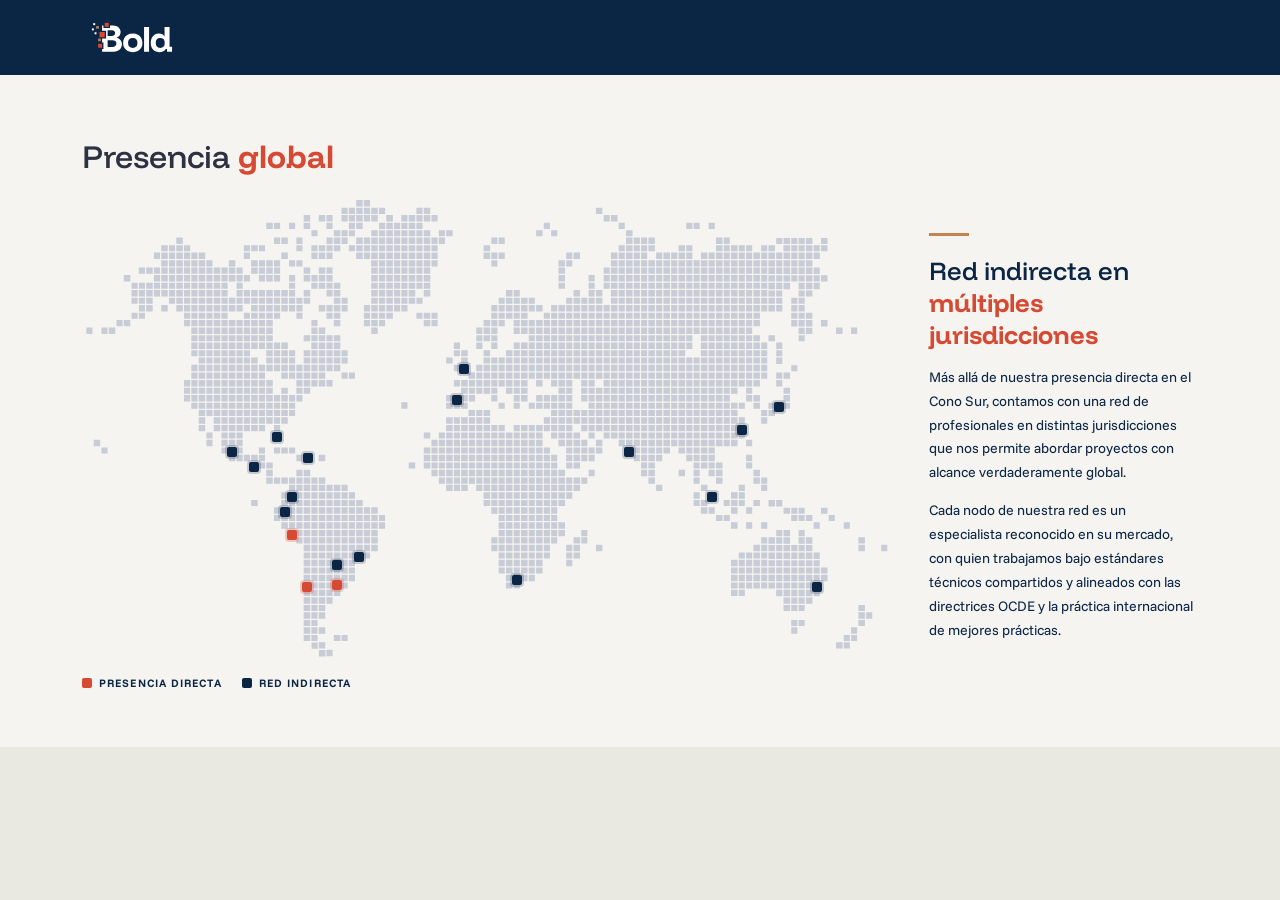
<file: test-presencia.html>
<!doctype html>
<html lang="es">
  <head>
    <meta charset="UTF-8" />
    <meta name="viewport" content="width=device-width, initial-scale=1" />
    <title>Test Presencia Global | Bold Economics</title>
    <link href="https://cdn.jsdelivr.net/npm/bootstrap@5.3.8/dist/css/bootstrap.min.css" rel="stylesheet" />
    <link rel="stylesheet" href="https://cdn.jsdelivr.net/npm/bootstrap-icons@1.11.3/font/bootstrap-icons.css" />
    <link rel="stylesheet" href="style.css" />
    <style>
      .presencia-section {
        background-color: #f5f4f0;
        padding: 64px 0 56px;
      }
      /* Layout: 75% mapa / 25% texto */
      .presencia-layout {
        display: grid;
        grid-template-columns: 3fr 1fr;
        gap: 40px;
        align-items: center;
      }
      @media (max-width: 991px) {
        .presencia-layout {
          grid-template-columns: 1fr;
        }
      }
      /* Mapa */
      .map-container {
        position: relative;
        width: 100%;
      }
      .map-container svg {
        width: 100%;
        height: auto;
        display: block;
      }
      /* Marcadores */
      .mpm {
        position: absolute;
        transform: translate(-50%, -50%);
        cursor: pointer;
        z-index: 2;
      }
      .mpm__dot {
        width: 10px;
        height: 10px;
        border-radius: 2px;
        transition: transform .18s ease, box-shadow .18s ease;
      }
      .mpm:hover .mpm__dot {
        transform: scale(1.5);
      }
      .mpm--direct .mpm__dot {
        background: #D64933;
        box-shadow: 0 0 0 2px rgba(214,73,51,.25);
      }
      .mpm--indirect .mpm__dot {
        background: #0B2545;
        box-shadow: 0 0 0 2px rgba(11,37,69,.2);
      }
      /* Tooltip */
      .map-tip {
        position: absolute;
        background: #0B2545;
        color: #fff;
        font-size: 11px;
        font-weight: 700;
        letter-spacing: .06em;
        padding: 5px 10px;
        border-radius: 2px;
        white-space: nowrap;
        pointer-events: none;
        opacity: 0;
        transform: translateY(0px);
        transition: opacity .15s, transform .15s;
        z-index: 10;
      }
      .map-tip.map-tip--direct { background: #D64933; }
      .map-tip::after {
        content: '';
        position: absolute;
        top: 100%; left: 50%;
        transform: translateX(-50%);
        border: 4px solid transparent;
        border-top-color: #0B2545;
      }
      .map-tip.map-tip--direct::after { border-top-color: #D64933; }
      .map-tip.is-visible {
        opacity: 1;
        transform: translateY(-26px);
      }
      /* Leyenda */
      .map-legend {
        display: flex;
        gap: 20px;
        margin-top: 14px;
        flex-wrap: wrap;
      }
      .map-legend__item {
        display: flex;
        align-items: center;
        gap: 7px;
        font-size: 11px;
        font-weight: 700;
        letter-spacing: .1em;
        text-transform: uppercase;
        color: #0B2545;
      }
      .map-legend__dot {
        width: 10px; height: 10px;
        border-radius: 2px;
        flex-shrink: 0;
      }
      .map-legend__dot--direct { background: #D64933; }
      .map-legend__dot--indirect { background: #0B2545; }
      /* Panel de texto */
      .presencia-text h2 {
        font-size: clamp(20px, 2vw, 26px);
        color: #0B2545;
        margin-bottom: 16px;
        line-height: 1.25;
      }
      .presencia-text p {
        font-size: clamp(14px, 1.1vw, 16px);
        line-height: 1.7;
        color: #0B2545;
        margin-bottom: 14px;
      }
      .presencia-divider {
        width: 40px;
        height: 3px;
        background: #C08552;
        margin-bottom: 18px;
      }
    </style>
  </head>
  <body>
    <div class="wrapper">
      <div class="content">
        <nav class="navbar navbar-expand-lg navbar-dark bg-color">
          <div class="container">
            <a class="navbar-brand" href="index.html"><img src="logo.svg" width="100" /></a>
          </div>
        </nav>

        <section class="presencia-section">
          <div class="container">
            <h2 class="mb-4">Presencia <strong>global</strong></h2>
            <div class="presencia-layout">

              <!-- Mapa -->
              <div>
                <div class="map-container" id="mapContainer">
                  <svg xmlns="http://www.w3.org/2000/svg" viewBox="0 0 1033 591.76">
  <defs>
    <style>
      .cls-1 {
        fill: #c8ccd6;
      }

      .cls-2 {
        fill: #D64933;
      }

      .cls-3 {
        fill: #0B2545;
      }
    </style>
  </defs>
  <g id="Crema">
    <path class="cls-1" d="M408.8,79.72h7.81v7.81h-7.81v-7.81ZM399.42,78.16h7.81v-8.33h-7.81v8.33ZM408.8,96.91h7.81v-7.81h-7.81v7.81ZM408.8,116.18h7.81v-7.81h-7.81v7.81ZM408.8,58.88h7.81v-8.33h-7.81v8.33ZM408.8,48.99h7.81v-7.81h-7.81v7.81ZM408.8,78.16h7.81v-8.33h-7.81v8.33ZM408.8,68.26h7.81v-7.81h-7.81v7.81ZM399.42,39.61h7.81v-7.81h-7.81v7.81ZM399.42,48.99h7.81v-7.81h-7.81v7.81ZM399.42,58.88h7.81v-8.33h-7.81v8.33ZM399.42,68.26h7.81v-7.81h-7.81v7.81ZM408.8,126.07h7.81v-8.33h-7.81v8.33ZM408.8,135.45h7.81v-7.81h-7.81v7.81ZM408.8,269.82h7.81v-8.33h-7.81v8.33ZM408.8,145.34h7.81v-8.33h-7.81v8.33ZM408.8,106.8h7.81v-8.33h-7.81v8.33ZM418.18,68.26h8.34v-7.81h-8.34v7.81ZM418.18,48.99h8.34v-7.81h-8.34v7.81ZM418.18,87.53h8.34v-7.81h-8.34v7.81ZM418.18,78.16h8.34v-8.33h-8.34v8.33ZM418.18,58.88h8.34v-8.33h-8.34v8.33ZM418.18,39.61h8.34v-7.81h-8.34v7.81ZM428.08,154.72h7.81v-7.81h-7.81v7.81ZM418.18,30.24h8.34v-8.33h-8.34v8.33ZM418.18,96.91h8.34v-7.81h-8.34v7.81ZM418.18,135.45h8.34v-7.81h-8.34v7.81ZM418.18,346.38h8.34v-7.81h-8.34v7.81ZM408.8,30.24h7.81v-8.33h-7.81v8.33ZM418.18,116.18h8.34v-7.81h-8.34v7.81ZM418.18,126.07h8.34v-8.33h-8.34v8.33ZM418.18,106.8h8.34v-8.33h-8.34v8.33ZM408.8,39.61h7.81v-7.81h-7.81v7.81ZM476.01,346.38h7.81v-7.81h-7.81v7.81ZM380.15,68.26h7.81v-7.81h-7.81v7.81ZM380.15,48.99h7.81v-7.81h-7.81v7.81ZM428.08,135.45h7.81v-7.81h-7.81v7.81ZM380.15,58.88h7.81v-8.33h-7.81v8.33ZM380.15,20.34h7.81v-7.81h-7.81v7.81ZM389.53,135.45h8.34v-7.81h-8.34v7.81ZM389.53,154.72h8.34v-7.81h-8.34v7.81ZM389.53,145.34h8.34v-8.33h-8.34v8.33ZM380.15,78.16h7.81v-8.33h-7.81v8.33ZM380.15,116.18h7.81v-7.81h-7.81v7.81ZM380.15,126.07h7.81v-8.33h-7.81v8.33ZM389.53,126.07h8.34v-8.33h-8.34v8.33ZM380.15,135.45h7.81v-7.81h-7.81v7.81ZM380.15,87.53h7.81v-7.81h-7.81v7.81ZM380.15,106.8h7.81v-8.33h-7.81v8.33ZM380.15,96.91h7.81v-7.81h-7.81v7.81ZM389.53,116.18h8.34v-7.81h-8.34v7.81ZM399.42,135.45h7.81v-7.81h-7.81v7.81ZM399.42,145.34h7.81v-8.33h-7.81v8.33ZM399.42,126.07h7.81v-8.33h-7.81v8.33ZM389.53,30.24h8.34v-8.33h-8.34v8.33ZM399.42,116.18h7.81v-7.81h-7.81v7.81ZM389.53,39.61h8.34v-7.81h-8.34v7.81ZM399.42,96.91h7.81v-7.81h-7.81v7.81ZM399.42,106.8h7.81v-8.33h-7.81v8.33ZM389.53,48.99h8.34v-7.81h-8.34v7.81ZM389.53,96.91h8.34v-7.81h-8.34v7.81ZM399.42,87.53h7.81v-7.81h-7.81v7.81ZM389.53,106.8h8.34v-8.33h-8.34v8.33ZM389.53,87.53h8.34v-7.81h-8.34v7.81ZM389.53,58.88h8.34v-8.33h-8.34v8.33ZM389.53,68.26h8.34v-7.81h-8.34v7.81ZM389.53,78.16h8.34v-8.33h-8.34v8.33ZM476.01,375.03h7.81v-7.81h-7.81v7.81ZM456.73,327.11h7.81v-7.81h-7.81v7.81ZM456.73,337.01h7.81v-8.33h-7.81v8.33ZM456.73,317.74h7.81v-8.33h-7.81v8.33ZM456.73,356.28h7.81v-8.33h-7.81v8.33ZM456.73,346.38h7.81v-7.81h-7.81v7.81ZM456.73,48.99h7.81v-7.81h-7.81v7.81ZM456.73,307.84h7.81v-7.81h-7.81v7.81ZM456.73,58.88h7.81v-8.33h-7.81v8.33ZM456.73,365.65h7.81v-7.81h-7.81v7.81ZM447.35,87.53h7.81v-7.81h-7.81v7.81ZM447.35,154.72h7.81v-7.81h-7.81v7.81ZM447.35,78.16h7.81v-8.33h-7.81v8.33ZM447.35,30.24h7.81v-8.33h-7.81v8.33ZM466.11,375.03h8.34v-7.81h-8.34v7.81ZM447.35,58.88h7.81v-8.33h-7.81v8.33ZM447.35,68.26h7.81v-7.81h-7.81v7.81ZM466.11,269.82h8.34v-7.81h-8.34v7.81ZM466.11,48.99h8.34v-7.81h-8.34v7.81ZM466.11,212.01h8.34v-7.81h-8.34v7.81ZM466.11,289.09h8.34v-8.33h-8.34v8.33ZM447.35,164.09h7.81v-7.81h-7.81v7.81ZM466.11,260.45h8.34v-8.33h-8.34v8.33ZM466.11,365.65h8.34v-7.81h-8.34v7.81ZM380.15,145.34h7.81v-8.33h-7.81v8.33ZM476.01,365.65h7.81v-7.81h-7.81v7.81ZM476.01,356.28h7.81v-8.33h-7.81v8.33ZM466.11,346.38h8.34v-7.81h-8.34v7.81ZM466.11,337.01h8.34v-8.33h-8.34v8.33ZM466.11,356.28h8.34v-8.33h-8.34v8.33ZM466.11,307.84h8.34v-7.81h-8.34v7.81ZM466.11,298.47h8.34v-7.81h-8.34v7.81ZM466.11,327.11h8.34v-7.81h-8.34v7.81ZM466.11,317.74h8.34v-8.33h-8.34v8.33ZM437.46,116.18h8.34v-7.81h-8.34v7.81ZM437.46,337.01h8.34v-8.33h-8.34v8.33ZM428.08,20.34h7.81v-7.81h-7.81v7.81ZM428.08,39.61h7.81v-7.81h-7.81v7.81ZM428.08,30.24h7.81v-8.33h-7.81v8.33ZM437.46,346.38h8.34v-7.81h-8.34v7.81ZM437.46,154.72h8.34v-7.81h-8.34v7.81ZM437.46,307.84h8.34v-7.81h-8.34v7.81ZM437.46,327.11h8.34v-7.81h-8.34v7.81ZM437.46,164.09h8.34v-7.81h-8.34v7.81ZM428.08,96.91h7.81v-7.81h-7.81v7.81ZM428.08,87.53h7.81v-7.81h-7.81v7.81ZM428.08,106.8h7.81v-8.33h-7.81v8.33ZM428.08,78.16h7.81v-8.33h-7.81v8.33ZM428.08,58.88h7.81v-8.33h-7.81v8.33ZM428.08,48.99h7.81v-7.81h-7.81v7.81ZM428.08,68.26h7.81v-7.81h-7.81v7.81ZM437.46,30.24h8.34v-8.33h-8.34v8.33ZM447.35,356.28h7.81v-8.33h-7.81v8.33ZM437.46,20.34h8.34v-7.81h-8.34v7.81ZM447.35,317.74h7.81v-8.33h-7.81v8.33ZM447.35,337.01h7.81v-8.33h-7.81v8.33ZM447.35,346.38h7.81v-7.81h-7.81v7.81ZM437.46,126.07h8.34v-8.33h-8.34v8.33ZM437.46,48.99h8.34v-7.81h-8.34v7.81ZM447.35,327.11h7.81v-7.81h-7.81v7.81ZM437.46,106.8h8.34v-8.33h-8.34v8.33ZM437.46,96.91h8.34v-7.81h-8.34v7.81ZM428.08,116.18h7.81v-7.81h-7.81v7.81ZM437.46,58.88h8.34v-8.33h-8.34v8.33ZM437.46,68.26h8.34v-7.81h-8.34v7.81ZM437.46,87.53h8.34v-7.81h-8.34v7.81ZM437.46,78.16h8.34v-8.33h-8.34v8.33ZM380.15,39.61h7.81v-7.81h-7.81v7.81ZM332.22,432.84h7.81v-7.81h-7.81v7.81ZM332.22,452.11h7.81v-8.33h-7.81v8.33ZM332.22,423.47h7.81v-8.33h-7.81v8.33ZM332.22,442.21h7.81v-7.81h-7.81v7.81ZM332.22,413.57h7.81v-7.81h-7.81v7.81ZM332.22,384.92h7.81v-8.33h-7.81v8.33ZM332.22,375.03h7.81v-7.81h-7.81v7.81ZM332.22,404.19h7.81v-8.33h-7.81v8.33ZM332.22,394.3h7.81v-7.81h-7.81v7.81ZM332.22,500.03h7.81v-7.81h-7.81v7.81ZM332.22,567.21h7.81v-7.81h-7.81v7.81ZM322.32,48.99h8.34v-7.81h-8.34v7.81ZM332.22,480.76h7.81v-7.81h-7.81v7.81ZM332.22,471.38h7.81v-8.33h-7.81v8.33ZM332.22,490.65h7.81v-8.33h-7.81v8.33ZM332.22,461.49h7.81v-7.81h-7.81v7.81ZM332.22,212.01h7.81v-7.81h-7.81v7.81ZM341.6,471.38h7.81v-8.33h-7.81v8.33ZM341.6,461.49h7.81v-7.81h-7.81v7.81ZM341.6,480.76h7.81v-7.81h-7.81v7.81ZM341.6,490.65h7.81v-8.33h-7.81v8.33ZM341.6,452.11h7.81v-8.33h-7.81v8.33ZM341.6,432.84h7.81v-7.81h-7.81v7.81ZM332.22,231.28h7.81v-7.81h-7.81v7.81ZM332.22,20.34h7.81v-7.81h-7.81v7.81ZM341.6,442.21h7.81v-7.81h-7.81v7.81ZM332.22,145.34h7.81v-8.33h-7.81v8.33ZM332.22,30.24h7.81v-8.33h-7.81v8.33ZM322.32,58.88h8.34v-8.33h-8.34v8.33ZM332.22,202.63h7.81v-7.81h-7.81v7.81ZM332.22,48.99h7.81v-7.81h-7.81v7.81ZM332.22,58.88h7.81v-8.33h-7.81v8.33ZM332.22,135.45h7.81v-7.81h-7.81v7.81ZM322.32,461.49h8.34v-7.81h-8.34v7.81ZM322.32,68.26h8.34v-7.81h-8.34v7.81ZM322.32,490.65h8.34v-8.33h-8.34v8.33ZM322.32,452.11h8.34v-8.33h-8.34v8.33ZM341.6,423.47h7.81v-8.33h-7.81v8.33ZM322.32,432.84h8.34v-7.81h-8.34v7.81ZM322.32,442.21h8.34v-7.81h-8.34v7.81ZM312.94,68.26h7.81v-7.81h-7.81v7.81ZM322.32,509.4h8.34v-7.81h-8.34v7.81ZM312.94,58.88h7.81v-8.33h-7.81v8.33ZM312.94,78.16h7.81v-8.33h-7.81v8.33ZM322.32,423.47h8.34v-8.33h-8.34v8.33ZM322.32,567.21h8.34v-7.81h-8.34v7.81ZM312.94,39.61h7.81v-7.81h-7.81v7.81ZM312.94,30.24h7.81v-8.33h-7.81v8.33ZM322.32,480.76h8.34v-7.81h-8.34v7.81ZM322.32,413.57h8.34v-7.81h-8.34v7.81ZM322.32,164.09h8.34v-7.81h-8.34v7.81ZM322.32,145.34h8.34v-8.33h-8.34v8.33ZM322.32,183.36h8.34v-7.81h-8.34v7.81ZM322.32,154.72h8.34v-7.81h-8.34v7.81ZM322.32,116.18h8.34v-7.81h-8.34v7.81ZM322.32,135.45h8.34v-7.81h-8.34v7.81ZM322.32,126.07h8.34v-8.33h-8.34v8.33ZM322.32,193.26h8.34v-8.33h-8.34v8.33ZM322.32,394.3h8.34v-7.81h-8.34v7.81ZM322.32,384.92h8.34v-8.33h-8.34v8.33ZM322.32,404.19h8.34v-8.33h-8.34v8.33ZM322.32,202.63h8.34v-7.81h-8.34v7.81ZM322.32,375.03h8.34v-7.81h-8.34v7.81ZM322.32,212.01h8.34v-7.81h-8.34v7.81ZM322.32,221.9h8.34v-8.33h-8.34v8.33ZM380.15,164.09h7.81v-7.81h-7.81v7.81ZM370.25,432.84h8.34v-7.81h-8.34v7.81ZM370.25,413.57h8.34v-7.81h-8.34v7.81ZM370.25,423.47h8.34v-8.33h-8.34v8.33ZM370.25,452.11h8.34v-8.33h-8.34v8.33ZM370.25,442.21h8.34v-7.81h-8.34v7.81ZM370.25,404.19h8.34v-8.33h-8.34v8.33ZM341.6,413.57h7.81v-7.81h-7.81v7.81ZM370.25,173.99h8.34v-8.33h-8.34v8.33ZM360.87,10.97h7.81V2.63h-7.81v8.33ZM360.87,78.16h7.81v-8.33h-7.81v8.33ZM360.87,68.26h7.81v-7.81h-7.81v7.81ZM360.87,145.34h7.81v-8.33h-7.81v8.33ZM360.87,20.34h7.81v-7.81h-7.81v7.81ZM370.25,154.72h8.34v-7.81h-8.34v7.81ZM360.87,30.24h7.81v-8.33h-7.81v8.33ZM360.87,58.88h7.81v-8.33h-7.81v8.33ZM370.25,87.53h8.34v-7.81h-8.34v7.81ZM370.25,20.34h8.34v-7.81h-8.34v7.81ZM370.25,48.99h8.34v-7.81h-8.34v7.81ZM370.25,30.24h8.34v-8.33h-8.34v8.33ZM370.25,58.88h8.34v-8.33h-8.34v8.33ZM370.25,145.34h8.34v-8.33h-8.34v8.33ZM380.15,154.72h7.81v-7.81h-7.81v7.81ZM370.25,68.26h8.34v-7.81h-8.34v7.81ZM380.15,413.57h7.81v-7.81h-7.81v7.81ZM380.15,423.47h7.81v-8.33h-7.81v8.33ZM370.25,126.07h8.34v-8.33h-8.34v8.33ZM370.25,116.18h8.34v-7.81h-8.34v7.81ZM370.25,78.16h8.34v-8.33h-8.34v8.33ZM370.25,135.45h8.34v-7.81h-8.34v7.81ZM360.87,154.72h7.81v-7.81h-7.81v7.81ZM370.25,106.8h8.34v-8.33h-8.34v8.33ZM370.25,96.91h8.34v-7.81h-8.34v7.81ZM370.25,164.09h8.34v-7.81h-8.34v7.81ZM350.97,452.11h8.34v-8.33h-8.34v8.33ZM341.6,30.24h7.81v-8.33h-7.81v8.33ZM350.97,442.21h8.34v-7.81h-8.34v7.81ZM341.6,20.34h7.81v-7.81h-7.81v7.81ZM350.97,413.57h8.34v-7.81h-8.34v7.81ZM350.97,423.47h8.34v-8.33h-8.34v8.33ZM350.97,432.84h8.34v-7.81h-8.34v7.81ZM341.6,68.26h7.81v-7.81h-7.81v7.81ZM341.6,394.3h7.81v-7.81h-7.81v7.81ZM341.6,384.92h7.81v-8.33h-7.81v8.33ZM341.6,404.19h7.81v-8.33h-7.81v8.33ZM341.6,48.99h7.81v-7.81h-7.81v7.81ZM341.6,39.61h7.81v-7.81h-7.81v7.81ZM350.97,404.19h8.34v-8.33h-8.34v8.33ZM341.6,231.28h7.81v-7.81h-7.81v7.81ZM360.87,461.49h7.81v-7.81h-7.81v7.81ZM360.87,432.84h7.81v-7.81h-7.81v7.81ZM360.87,442.21h7.81v-7.81h-7.81v7.81ZM360.87,452.11h7.81v-8.33h-7.81v8.33ZM350.97,394.3h8.34v-7.81h-8.34v7.81ZM360.87,423.47h7.81v-8.33h-7.81v8.33ZM360.87,164.09h7.81v-7.81h-7.81v7.81ZM360.87,413.57h7.81v-7.81h-7.81v7.81ZM360.87,404.19h7.81v-8.33h-7.81v8.33ZM350.97,68.26h8.34v-7.81h-8.34v7.81ZM350.97,78.16h8.34v-8.33h-8.34v8.33ZM350.97,58.88h8.34v-8.33h-8.34v8.33ZM350.97,20.34h8.34v-7.81h-8.34v7.81ZM350.97,10.97h8.34V2.63h-8.34v8.33ZM350.97,39.61h8.34v-7.81h-8.34v7.81ZM350.97,30.24h8.34v-8.33h-8.34v8.33ZM533.32,461.49h7.81v-7.81h-7.81v7.81ZM552.59,471.38h7.81v-8.33h-7.81v8.33ZM552.59,461.49h7.81v-7.81h-7.81v7.81ZM552.59,452.11h7.81v-8.33h-7.81v8.33ZM552.59,480.76h7.81v-7.81h-7.81v7.81ZM552.59,413.57h7.81v-7.81h-7.81v7.81ZM552.59,423.47h7.81v-8.33h-7.81v8.33ZM542.69,221.9h8.34v-8.33h-8.34v8.33ZM552.59,442.21h7.81v-7.81h-7.81v7.81ZM542.69,154.72h8.34v-7.81h-8.34v7.81ZM542.69,202.63h8.34v-7.81h-8.34v7.81ZM542.69,212.01h8.34v-7.81h-8.34v7.81ZM542.69,135.45h8.34v-7.81h-8.34v7.81ZM542.69,126.07h8.34v-8.33h-8.34v8.33ZM552.59,500.03h7.81v-7.81h-7.81v7.81ZM542.69,145.34h8.34v-8.33h-8.34v8.33ZM552.59,432.84h7.81v-7.81h-7.81v7.81ZM552.59,298.47h7.81v-7.81h-7.81v7.81ZM552.59,307.84h7.81v-7.81h-7.81v7.81ZM552.59,317.74h7.81v-8.33h-7.81v8.33ZM552.59,269.82h7.81v-7.81h-7.81v7.81ZM552.59,241.17h7.81v-8.33h-7.81v8.33ZM552.59,327.11h7.81v-7.81h-7.81v7.81ZM552.59,260.45h7.81v-8.33h-7.81v8.33ZM552.59,250.55h7.81v-7.81h-7.81v7.81ZM552.59,346.38h7.81v-7.81h-7.81v7.81ZM552.59,384.92h7.81v-8.33h-7.81v8.33ZM552.59,337.01h7.81v-8.33h-7.81v8.33ZM552.59,394.3h7.81v-7.81h-7.81v7.81ZM552.59,375.03h7.81v-7.81h-7.81v7.81ZM552.59,404.19h7.81v-8.33h-7.81v8.33ZM552.59,365.65h7.81v-7.81h-7.81v7.81ZM552.59,356.28h7.81v-8.33h-7.81v8.33ZM533.32,145.34h7.81v-8.33h-7.81v8.33ZM542.69,480.76h8.34v-7.81h-8.34v7.81ZM542.69,490.65h8.34v-8.33h-8.34v8.33ZM542.69,500.03h8.34v-7.81h-8.34v7.81ZM533.32,58.88h7.81v-8.33h-7.81v8.33ZM542.69,452.11h8.34v-8.33h-8.34v8.33ZM542.69,471.38h8.34v-8.33h-8.34v8.33ZM533.32,78.16h7.81v-8.33h-7.81v8.33ZM542.69,461.49h8.34v-7.81h-8.34v7.81ZM533.32,154.72h7.81v-7.81h-7.81v7.81ZM533.32,221.9h7.81v-8.33h-7.81v8.33ZM533.32,231.28h7.81v-7.81h-7.81v7.81ZM533.32,212.01h7.81v-7.81h-7.81v7.81ZM533.32,164.09h7.81v-7.81h-7.81v7.81ZM552.59,231.28h7.81v-7.81h-7.81v7.81ZM542.69,442.21h8.34v-7.81h-8.34v7.81ZM533.32,135.45h7.81v-7.81h-7.81v7.81ZM542.69,432.84h8.34v-7.81h-8.34v7.81ZM542.69,327.11h8.34v-7.81h-8.34v7.81ZM542.69,337.01h8.34v-8.33h-8.34v8.33ZM542.69,346.38h8.34v-7.81h-8.34v7.81ZM542.69,317.74h8.34v-8.33h-8.34v8.33ZM542.69,241.17h8.34v-8.33h-8.34v8.33ZM542.69,356.28h8.34v-8.33h-8.34v8.33ZM542.69,250.55h8.34v-7.81h-8.34v7.81ZM542.69,307.84h8.34v-7.81h-8.34v7.81ZM542.69,394.3h8.34v-7.81h-8.34v7.81ZM542.69,404.19h8.34v-8.33h-8.34v8.33ZM542.69,413.57h8.34v-7.81h-8.34v7.81ZM542.69,423.47h8.34v-8.33h-8.34v8.33ZM542.69,231.28h8.34v-7.81h-8.34v7.81ZM542.69,375.03h8.34v-7.81h-8.34v7.81ZM542.69,384.92h8.34v-8.33h-8.34v8.33ZM542.69,365.65h8.34v-7.81h-8.34v7.81ZM561.97,432.84h8.34v-7.81h-8.34v7.81ZM571.87,471.38h7.81v-8.33h-7.81v8.33ZM571.87,480.76h7.81v-7.81h-7.81v7.81ZM561.97,145.34h8.34v-8.33h-8.34v8.33ZM561.97,135.45h8.34v-7.81h-8.34v7.81ZM571.87,490.65h7.81v-8.33h-7.81v8.33ZM571.87,442.21h7.81v-7.81h-7.81v7.81ZM571.87,452.11h7.81v-8.33h-7.81v8.33ZM571.87,461.49h7.81v-7.81h-7.81v7.81ZM561.97,173.99h8.34v-8.33h-8.34v8.33ZM561.97,212.01h8.34v-7.81h-8.34v7.81ZM561.97,221.9h8.34v-8.33h-8.34v8.33ZM561.97,202.63h8.34v-7.81h-8.34v7.81ZM561.97,193.26h8.34v-8.33h-8.34v8.33ZM561.97,164.09h8.34v-7.81h-8.34v7.81ZM561.97,154.72h8.34v-7.81h-8.34v7.81ZM571.87,432.84h7.81v-7.81h-7.81v7.81ZM571.87,327.11h7.81v-7.81h-7.81v7.81ZM571.87,317.74h7.81v-8.33h-7.81v8.33ZM561.97,231.28h8.34v-7.81h-8.34v7.81ZM571.87,307.84h7.81v-7.81h-7.81v7.81ZM571.87,337.01h7.81v-8.33h-7.81v8.33ZM571.87,269.82h7.81v-7.81h-7.81v7.81ZM571.87,298.47h7.81v-7.81h-7.81v7.81ZM571.87,231.28h7.81v-7.81h-7.81v7.81ZM571.87,346.38h7.81v-7.81h-7.81v7.81ZM571.87,356.28h7.81v-8.33h-7.81v8.33ZM571.87,404.19h7.81v-8.33h-7.81v8.33ZM571.87,394.3h7.81v-7.81h-7.81v7.81ZM571.87,413.57h7.81v-7.81h-7.81v7.81ZM571.87,384.92h7.81v-8.33h-7.81v8.33ZM571.87,365.65h7.81v-7.81h-7.81v7.81ZM571.87,423.47h7.81v-8.33h-7.81v8.33ZM571.87,375.03h7.81v-7.81h-7.81v7.81ZM561.97,241.17h8.34v-8.33h-8.34v8.33ZM561.97,490.65h8.34v-8.33h-8.34v8.33ZM561.97,471.38h8.34v-8.33h-8.34v8.33ZM561.97,480.76h8.34v-7.81h-8.34v7.81ZM552.59,126.07h7.81v-8.33h-7.81v8.33ZM561.97,461.49h8.34v-7.81h-8.34v7.81ZM561.97,442.21h8.34v-7.81h-8.34v7.81ZM561.97,452.11h8.34v-8.33h-8.34v8.33ZM552.59,135.45h7.81v-7.81h-7.81v7.81ZM552.59,145.34h7.81v-8.33h-7.81v8.33ZM533.32,241.17h7.81v-8.33h-7.81v8.33ZM552.59,202.63h7.81v-7.81h-7.81v7.81ZM552.59,212.01h7.81v-7.81h-7.81v7.81ZM552.59,221.9h7.81v-8.33h-7.81v8.33ZM552.59,173.99h7.81v-8.33h-7.81v8.33ZM552.59,154.72h7.81v-7.81h-7.81v7.81ZM552.59,164.09h7.81v-7.81h-7.81v7.81ZM552.59,193.26h7.81v-8.33h-7.81v8.33ZM561.97,423.47h8.34v-8.33h-8.34v8.33ZM561.97,317.74h8.34v-8.33h-8.34v8.33ZM561.97,307.84h8.34v-7.81h-8.34v7.81ZM561.97,337.01h8.34v-8.33h-8.34v8.33ZM561.97,250.55h8.34v-7.81h-8.34v7.81ZM561.97,298.47h8.34v-7.81h-8.34v7.81ZM561.97,346.38h8.34v-7.81h-8.34v7.81ZM561.97,260.45h8.34v-8.33h-8.34v8.33ZM561.97,327.11h8.34v-7.81h-8.34v7.81ZM561.97,404.19h8.34v-8.33h-8.34v8.33ZM561.97,394.3h8.34v-7.81h-8.34v7.81ZM561.97,356.28h8.34v-8.33h-8.34v8.33ZM561.97,413.57h8.34v-7.81h-8.34v7.81ZM561.97,365.65h8.34v-7.81h-8.34v7.81ZM561.97,384.92h8.34v-8.33h-8.34v8.33ZM561.97,375.03h8.34v-7.81h-8.34v7.81ZM495.28,356.28h7.81v-8.33h-7.81v8.33ZM494.76,231.28h8.34v-7.81h-8.34v7.81ZM504.66,307.84h7.81v-7.81h-7.81v7.81ZM504.66,346.38h7.81v-7.81h-7.81v7.81ZM504.66,375.03h7.81v-7.81h-7.81v7.81ZM504.66,356.28h7.81v-8.33h-7.81v8.33ZM504.66,317.74h7.81v-8.33h-7.81v8.33ZM504.66,327.11h7.81v-7.81h-7.81v7.81ZM504.66,337.01h7.81v-8.33h-7.81v8.33ZM504.66,365.65h7.81v-7.81h-7.81v7.81ZM495.28,298.47h7.81v-7.81h-7.81v7.81ZM495.28,307.84h7.81v-7.81h-7.81v7.81ZM495.28,289.09h7.81v-8.33h-7.81v8.33ZM495.28,250.55h7.81v-7.81h-7.81v7.81ZM495.28,241.17h7.81v-8.33h-7.81v8.33ZM495.28,260.45h7.81v-8.33h-7.81v8.33ZM494.76,279.2h8.34v-7.81h-8.34v7.81ZM504.66,193.26h7.81v-8.33h-7.81v8.33ZM514.04,375.03h8.34v-7.81h-8.34v7.81ZM514.04,384.92h8.34v-8.33h-8.34v8.33ZM514.04,394.3h8.34v-7.81h-8.34v7.81ZM504.66,173.99h7.81v-8.33h-7.81v8.33ZM514.04,346.38h8.34v-7.81h-8.34v7.81ZM504.66,183.36h7.81v-7.81h-7.81v7.81ZM514.04,365.65h8.34v-7.81h-8.34v7.81ZM514.04,356.28h8.34v-8.33h-8.34v8.33ZM504.66,289.09h7.81v-8.33h-7.81v8.33ZM504.66,279.2h7.81v-7.81h-7.81v7.81ZM514.04,337.01h8.34v-8.33h-8.34v8.33ZM504.66,298.47h7.81v-7.81h-7.81v7.81ZM495.28,317.74h7.81v-8.33h-7.81v8.33ZM504.66,221.9h7.81v-8.33h-7.81v8.33ZM504.66,231.28h7.81v-7.81h-7.81v7.81ZM504.66,241.17h7.81v-8.33h-7.81v8.33ZM504.66,250.55h7.81v-7.81h-7.81v7.81ZM485.39,375.03h8.34v-7.81h-8.34v7.81ZM476.01,202.63h7.81v-7.81h-7.81v7.81ZM476.01,193.26h7.81v-8.33h-7.81v8.33ZM476.01,241.17h7.81v-8.33h-7.81v8.33ZM485.39,337.01h8.34v-8.33h-8.34v8.33ZM485.39,346.38h8.34v-7.81h-8.34v7.81ZM485.39,356.28h8.34v-8.33h-8.34v8.33ZM495.28,327.11h7.81v-7.81h-7.81v7.81ZM476.01,221.9h7.81v-8.33h-7.81v8.33ZM476.01,317.74h7.81v-8.33h-7.81v8.33ZM476.01,327.11h7.81v-7.81h-7.81v7.81ZM476.01,307.84h7.81v-7.81h-7.81v7.81ZM476.01,269.82h7.81v-7.81h-7.81v7.81ZM476.01,298.47h7.81v-7.81h-7.81v7.81ZM476.01,289.09h7.81v-8.33h-7.81v8.33ZM485.39,365.65h8.34v-7.81h-8.34v7.81ZM485.39,212.01h8.34v-7.81h-8.34v7.81ZM485.39,202.63h8.34v-7.81h-8.34v7.81ZM485.39,241.17h8.34v-8.33h-8.34v8.33ZM495.28,365.65h7.81v-7.81h-7.81v7.81ZM476.01,337.01h7.81v-8.33h-7.81v8.33ZM495.28,337.01h7.81v-8.33h-7.81v8.33ZM495.28,346.38h7.81v-7.81h-7.81v7.81ZM485.39,307.84h8.34v-7.81h-8.34v7.81ZM485.39,327.11h8.34v-7.81h-8.34v7.81ZM485.39,317.74h8.34v-8.33h-8.34v8.33ZM485.39,298.47h8.34v-7.81h-8.34v7.81ZM485.39,269.82h8.34v-7.81h-8.34v7.81ZM485.39,260.45h8.34v-8.33h-8.34v8.33ZM485.39,289.09h8.34v-8.33h-8.34v8.33ZM485.39,250.55h8.34v-7.81h-8.34v7.81ZM523.94,327.11h7.81v-7.81h-7.81v7.81ZM523.94,58.88h7.81v-8.33h-7.81v8.33ZM523.94,78.16h7.81v-8.33h-7.81v8.33ZM523.94,87.53h7.81v-7.81h-7.81v7.81ZM523.94,145.34h7.81v-8.33h-7.81v8.33ZM523.94,154.72h7.81v-7.81h-7.81v7.81ZM312.94,96.91h7.81v-7.81h-7.81v7.81ZM533.32,471.38h7.81v-8.33h-7.81v8.33ZM533.32,452.11h7.81v-8.33h-7.81v8.33ZM533.32,480.76h7.81v-7.81h-7.81v7.81ZM523.94,221.9h7.81v-8.33h-7.81v8.33ZM523.94,212.01h7.81v-7.81h-7.81v7.81ZM523.94,231.28h7.81v-7.81h-7.81v7.81ZM523.94,164.09h7.81v-7.81h-7.81v7.81ZM523.94,173.99h7.81v-8.33h-7.81v8.33ZM523.94,193.26h7.81v-8.33h-7.81v8.33ZM523.94,183.36h7.81v-7.81h-7.81v7.81ZM523.94,241.17h7.81v-8.33h-7.81v8.33ZM533.32,327.11h7.81v-7.81h-7.81v7.81ZM533.32,346.38h7.81v-7.81h-7.81v7.81ZM533.32,337.01h7.81v-8.33h-7.81v8.33ZM533.32,356.28h7.81v-8.33h-7.81v8.33ZM533.32,307.84h7.81v-7.81h-7.81v7.81ZM533.32,442.21h7.81v-7.81h-7.81v7.81ZM533.32,298.47h7.81v-7.81h-7.81v7.81ZM533.32,365.65h7.81v-7.81h-7.81v7.81ZM533.32,317.74h7.81v-8.33h-7.81v8.33ZM533.32,423.47h7.81v-8.33h-7.81v8.33ZM533.32,432.84h7.81v-7.81h-7.81v7.81ZM533.32,375.03h7.81v-7.81h-7.81v7.81ZM533.32,413.57h7.81v-7.81h-7.81v7.81ZM514.04,327.11h8.34v-7.81h-8.34v7.81ZM533.32,384.92h7.81v-8.33h-7.81v8.33ZM533.32,394.3h7.81v-7.81h-7.81v7.81ZM533.32,404.19h7.81v-8.33h-7.81v8.33ZM514.04,202.63h8.34v-7.81h-8.34v7.81ZM514.04,231.28h8.34v-7.81h-8.34v7.81ZM514.04,212.01h8.34v-7.81h-8.34v7.81ZM514.04,221.9h8.34v-8.33h-8.34v8.33ZM514.04,183.36h8.34v-7.81h-8.34v7.81ZM514.04,78.16h8.34v-8.33h-8.34v8.33ZM514.04,173.99h8.34v-8.33h-8.34v8.33ZM514.04,164.09h8.34v-7.81h-8.34v7.81ZM514.04,307.84h8.34v-7.81h-8.34v7.81ZM514.04,298.47h8.34v-7.81h-8.34v7.81ZM514.04,68.26h8.34v-7.81h-8.34v7.81ZM514.04,317.74h8.34v-8.33h-8.34v8.33ZM514.04,241.17h8.34v-8.33h-8.34v8.33ZM514.04,250.55h8.34v-7.81h-8.34v7.81ZM514.04,279.2h8.34v-7.81h-8.34v7.81ZM514.04,289.09h8.34v-8.33h-8.34v8.33ZM523.94,260.45h7.81v-8.33h-7.81v8.33ZM533.32,269.82h7.81v-7.81h-7.81v7.81ZM523.94,452.11h7.81v-8.33h-7.81v8.33ZM523.94,337.01h7.81v-8.33h-7.81v8.33ZM523.94,307.84h7.81v-7.81h-7.81v7.81ZM523.94,250.55h7.81v-7.81h-7.81v7.81ZM523.94,298.47h7.81v-7.81h-7.81v7.81ZM523.94,346.38h7.81v-7.81h-7.81v7.81ZM523.94,317.74h7.81v-8.33h-7.81v8.33ZM523.94,394.3h7.81v-7.81h-7.81v7.81ZM523.94,404.19h7.81v-8.33h-7.81v8.33ZM523.94,356.28h7.81v-8.33h-7.81v8.33ZM523.94,442.21h7.81v-7.81h-7.81v7.81ZM523.94,365.65h7.81v-7.81h-7.81v7.81ZM523.94,375.03h7.81v-7.81h-7.81v7.81ZM523.94,384.92h7.81v-8.33h-7.81v8.33ZM265.01,231.28h7.81v-7.81h-7.81v7.81ZM139.98,126.07h7.81v-8.33h-7.81v8.33ZM139.98,87.53h7.81v-7.81h-7.81v7.81ZM139.98,96.91h7.81v-7.81h-7.81v7.81ZM139.98,116.18h7.81v-7.81h-7.81v7.81ZM139.98,106.8h7.81v-8.33h-7.81v8.33ZM149.36,289.09h8.34v-8.33h-8.34v8.33ZM149.36,298.47h8.34v-7.81h-8.34v7.81ZM139.98,78.16h7.81v-8.33h-7.81v8.33ZM139.98,202.63h7.81v-7.81h-7.81v7.81ZM139.98,173.99h7.81v-8.33h-7.81v8.33ZM139.98,183.36h7.81v-7.81h-7.81v7.81ZM139.98,193.26h7.81v-8.33h-7.81v8.33ZM139.98,164.09h7.81v-7.81h-7.81v7.81ZM139.98,145.34h7.81v-8.33h-7.81v8.33ZM139.98,154.72h7.81v-7.81h-7.81v7.81ZM139.98,135.45h7.81v-7.81h-7.81v7.81ZM149.36,279.2h8.34v-7.81h-8.34v7.81ZM149.36,193.26h8.34v-8.33h-8.34v8.33ZM149.36,269.82h8.34v-7.81h-8.34v7.81ZM149.36,183.36h8.34v-7.81h-8.34v7.81ZM149.36,154.72h8.34v-7.81h-8.34v7.81ZM149.36,164.09h8.34v-7.81h-8.34v7.81ZM149.36,126.07h8.34v-8.33h-8.34v8.33ZM149.36,145.34h8.34v-8.33h-8.34v8.33ZM149.36,135.45h8.34v-7.81h-8.34v7.81ZM149.36,173.99h8.34v-8.33h-8.34v8.33ZM149.36,250.55h8.34v-7.81h-8.34v7.81ZM149.36,260.45h8.34v-8.33h-8.34v8.33ZM149.36,202.63h8.34v-7.81h-8.34v7.81ZM111.32,96.91h7.81v-7.81h-7.81v7.81ZM149.36,212.01h8.34v-7.81h-8.34v7.81ZM149.36,221.9h8.34v-8.33h-8.34v8.33ZM149.36,231.28h8.34v-7.81h-8.34v7.81ZM120.7,145.34h8.34v-8.33h-8.34v8.33ZM120.7,68.26h8.34v-7.81h-8.34v7.81ZM120.7,87.53h8.34v-7.81h-8.34v7.81ZM120.7,106.8h8.34v-8.33h-8.34v8.33ZM120.7,96.91h8.34v-7.81h-8.34v7.81ZM120.7,78.16h8.34v-8.33h-8.34v8.33ZM120.7,58.88h8.34v-8.33h-8.34v8.33ZM130.6,250.55h7.81v-7.81h-7.81v7.81ZM130.6,260.45h7.81v-8.33h-7.81v8.33ZM120.7,116.18h8.34v-7.81h-8.34v7.81ZM111.32,68.26h7.81v-7.81h-7.81v7.81ZM111.32,78.16h7.81v-8.33h-7.81v8.33ZM111.32,87.53h7.81v-7.81h-7.81v7.81ZM120.7,135.45h8.34v-7.81h-8.34v7.81ZM120.7,126.07h8.34v-8.33h-8.34v8.33ZM130.6,241.17h7.81v-8.33h-7.81v8.33ZM149.36,116.18h8.34v-7.81h-8.34v7.81ZM130.6,78.16h7.81v-8.33h-7.81v8.33ZM139.98,260.45h7.81v-8.33h-7.81v8.33ZM130.6,68.26h7.81v-7.81h-7.81v7.81ZM139.98,269.82h7.81v-7.81h-7.81v7.81ZM139.98,221.9h7.81v-8.33h-7.81v8.33ZM130.6,87.53h7.81v-7.81h-7.81v7.81ZM130.6,164.09h7.81v-7.81h-7.81v7.81ZM139.98,231.28h7.81v-7.81h-7.81v7.81ZM139.98,241.17h7.81v-8.33h-7.81v8.33ZM139.98,250.55h7.81v-7.81h-7.81v7.81ZM130.6,135.45h7.81v-7.81h-7.81v7.81ZM130.6,145.34h7.81v-8.33h-7.81v8.33ZM130.6,154.72h7.81v-7.81h-7.81v7.81ZM130.6,96.91h7.81v-7.81h-7.81v7.81ZM130.6,106.8h7.81v-8.33h-7.81v8.33ZM130.6,126.07h7.81v-8.33h-7.81v8.33ZM130.6,116.18h7.81v-7.81h-7.81v7.81ZM149.36,241.17h8.34v-8.33h-8.34v8.33ZM168.63,154.72h8.34v-7.81h-8.34v7.81ZM168.63,126.07h8.34v-8.33h-8.34v8.33ZM168.63,116.18h8.34v-7.81h-8.34v7.81ZM168.63,145.34h8.34v-8.33h-8.34v8.33ZM168.63,135.45h8.34v-7.81h-8.34v7.81ZM168.63,106.8h8.34v-8.33h-8.34v8.33ZM178.53,327.11h7.81v-7.81h-7.81v7.81ZM168.63,96.91h8.34v-7.81h-8.34v7.81ZM168.63,173.99h8.34v-8.33h-8.34v8.33ZM168.63,212.01h8.34v-7.81h-8.34v7.81ZM168.63,164.09h8.34v-7.81h-8.34v7.81ZM168.63,202.63h8.34v-7.81h-8.34v7.81ZM168.63,221.9h8.34v-8.33h-8.34v8.33ZM178.53,317.74h7.81v-8.33h-7.81v8.33ZM168.63,183.36h8.34v-7.81h-8.34v7.81ZM168.63,193.26h8.34v-8.33h-8.34v8.33ZM178.53,221.9h7.81v-8.33h-7.81v8.33ZM178.53,231.28h7.81v-7.81h-7.81v7.81ZM178.53,212.01h7.81v-7.81h-7.81v7.81ZM178.53,202.63h7.81v-7.81h-7.81v7.81ZM168.63,231.28h8.34v-7.81h-8.34v7.81ZM178.53,193.26h7.81v-8.33h-7.81v8.33ZM178.53,183.36h7.81v-7.81h-7.81v7.81ZM178.53,307.84h7.81v-7.81h-7.81v7.81ZM178.53,173.99h7.81v-8.33h-7.81v8.33ZM178.53,164.09h7.81v-7.81h-7.81v7.81ZM178.53,289.09h7.81v-8.33h-7.81v8.33ZM178.53,279.2h7.81v-7.81h-7.81v7.81ZM178.53,298.47h7.81v-7.81h-7.81v7.81ZM178.53,250.55h7.81v-7.81h-7.81v7.81ZM178.53,269.82h7.81v-7.81h-7.81v7.81ZM178.53,241.17h7.81v-8.33h-7.81v8.33ZM178.53,260.45h7.81v-8.33h-7.81v8.33ZM168.63,279.2h8.34v-7.81h-8.34v7.81ZM178.53,154.72h7.81v-7.81h-7.81v7.81ZM159.25,231.28h7.81v-7.81h-7.81v7.81ZM159.25,221.9h7.81v-8.33h-7.81v8.33ZM159.25,250.55h7.81v-7.81h-7.81v7.81ZM159.25,193.26h7.81v-8.33h-7.81v8.33ZM159.25,260.45h7.81v-8.33h-7.81v8.33ZM159.25,212.01h7.81v-7.81h-7.81v7.81ZM159.25,202.63h7.81v-7.81h-7.81v7.81ZM159.25,183.36h7.81v-7.81h-7.81v7.81ZM149.36,87.53h8.34v-7.81h-8.34v7.81ZM149.36,78.16h8.34v-8.33h-8.34v8.33ZM149.36,96.91h8.34v-7.81h-8.34v7.81ZM159.25,279.2h7.81v-7.81h-7.81v7.81ZM159.25,269.82h7.81v-7.81h-7.81v7.81ZM159.25,317.74h7.81v-8.33h-7.81v8.33ZM159.25,307.84h7.81v-7.81h-7.81v7.81ZM159.25,241.17h7.81v-8.33h-7.81v8.33ZM168.63,289.09h8.34v-8.33h-8.34v8.33ZM168.63,298.47h8.34v-7.81h-8.34v7.81ZM159.25,96.91h7.81v-7.81h-7.81v7.81ZM149.36,106.8h8.34v-8.33h-8.34v8.33ZM159.25,87.53h7.81v-7.81h-7.81v7.81ZM168.63,269.82h8.34v-7.81h-8.34v7.81ZM168.63,250.55h8.34v-7.81h-8.34v7.81ZM168.63,260.45h8.34v-8.33h-8.34v8.33ZM159.25,173.99h7.81v-8.33h-7.81v8.33ZM159.25,154.72h7.81v-7.81h-7.81v7.81ZM159.25,145.34h7.81v-8.33h-7.81v8.33ZM159.25,106.8h7.81v-8.33h-7.81v8.33ZM159.25,164.09h7.81v-7.81h-7.81v7.81ZM159.25,116.18h7.81v-7.81h-7.81v7.81ZM159.25,135.45h7.81v-7.81h-7.81v7.81ZM159.25,126.07h7.81v-8.33h-7.81v8.33ZM168.63,241.17h8.34v-8.33h-8.34v8.33ZM301.48,175.55h-7.81v7.81h7.81v-7.81ZM301.48,184.93h-7.81v8.33h7.81v-8.33ZM301.48,194.82h-7.81v7.81h7.81v-7.81ZM301.48,156.28h-7.81v7.81h7.81v-7.81ZM301.48,165.65h-7.81v8.33h7.81v-8.33ZM301.48,232.84h-7.81v8.33h7.81v-8.33ZM301.48,223.47h-7.81v7.81h7.81v-7.81ZM301.48,213.57h-7.81v8.33h7.81v-8.33ZM301.48,204.2h-7.81v7.81h7.81v-7.81ZM311.38,549.51h-8.34v8.33h8.34v-8.33ZM301.48,41.18h-7.81v7.81h7.81v-7.81ZM311.38,530.24h-8.34v8.33h8.34v-8.33ZM301.48,69.82h-7.81v8.33h7.81v-8.33ZM301.48,60.45h-7.81v7.81h7.81v-7.81ZM311.38,520.86h-8.34v7.81h8.34v-7.81ZM301.48,108.36h-7.81v7.81h7.81v-7.81ZM301.48,98.47h-7.81v8.33h7.81v-8.33ZM301.48,463.05h-7.81v8.33h7.81v-8.33ZM301.48,453.67h-7.81v7.81h7.81v-7.81ZM301.48,443.78h-7.81v8.33h7.81v-8.33ZM301.48,357.84h-7.81v7.81h7.81v-7.81ZM301.48,492.21h-7.81v7.81h7.81v-7.81ZM301.48,501.59h-7.81v7.81h7.81v-7.81ZM301.48,434.4h-7.81v7.81h7.81v-7.81ZM301.48,482.32h-7.81v8.33h7.81v-8.33ZM301.48,472.94h-7.81v7.81h7.81v-7.81ZM301.48,386.49h-7.81v7.81h7.81v-7.81ZM301.48,376.59h-7.81v8.33h7.81v-8.33ZM301.48,367.22h-7.81v7.81h7.81v-7.81ZM301.48,405.76h-7.81v7.81h7.81v-7.81ZM301.48,415.13h-7.81v8.33h7.81v-8.33ZM301.48,425.03h-7.81v7.81h7.81v-7.81ZM301.48,395.86h-7.81v8.33h7.81v-8.33ZM311.38,463.05h-8.34v8.33h8.34v-8.33ZM311.38,204.2h-8.34v7.81h8.34v-7.81ZM311.38,165.65h-8.34v8.33h8.34v-8.33ZM311.38,194.82h-8.34v7.81h8.34v-7.81ZM311.38,175.55h-8.34v7.81h8.34v-7.81ZM311.38,184.93h-8.34v8.33h8.34v-8.33ZM311.38,232.84h-8.34v8.33h8.34v-8.33ZM311.38,213.57h-8.34v8.33h8.34v-8.33ZM311.38,223.47h-8.34v7.81h8.34v-7.81ZM311.38,60.45h-8.34v7.81h8.34v-7.81ZM311.38,328.67h-8.34v8.33h8.34v-8.33ZM311.38,69.82h-8.34v8.33h8.34v-8.33ZM311.38,21.91h-8.34v8.33h8.34v-8.33ZM311.38,89.09h-8.34v7.81h8.34v-7.81ZM311.38,137.01h-8.34v8.33h8.34v-8.33ZM311.38,108.36h-8.34v7.81h8.34v-7.81ZM311.38,98.47h-8.34v8.33h8.34v-8.33ZM311.38,386.49h-8.34v7.81h8.34v-7.81ZM311.38,434.4h-8.34v7.81h8.34v-7.81ZM311.38,453.67h-8.34v7.81h8.34v-7.81ZM301.48,510.96h-7.81v8.33h7.81v-8.33ZM311.38,443.78h-8.34v8.33h8.34v-8.33ZM311.38,472.94h-8.34v7.81h8.34v-7.81ZM311.38,357.84h-8.34v7.81h8.34v-7.81ZM311.38,482.32h-8.34v8.33h8.34v-8.33ZM311.38,492.21h-8.34v7.81h8.34v-7.81ZM111.32,106.8h7.81v-8.33h-7.81v8.33ZM311.38,376.59h-8.34v8.33h8.34v-8.33ZM311.38,510.96h-8.34v8.33h8.34v-8.33ZM311.38,367.22h-8.34v7.81h8.34v-7.81ZM311.38,425.03h-8.34v7.81h8.34v-7.81ZM311.38,415.13h-8.34v8.33h8.34v-8.33ZM311.38,405.76h-8.34v7.81h8.34v-7.81ZM311.38,395.86h-8.34v8.33h8.34v-8.33ZM311.38,501.59h-8.34v7.81h8.34v-7.81ZM72.77,116.18h7.81v-7.81h-7.81v7.81ZM72.77,135.45h7.81v-7.81h-7.81v7.81ZM53.5,164.09h8.34v-7.81h-8.34v7.81ZM72.77,126.07h7.81v-8.33h-7.81v8.33ZM72.77,96.91h7.81v-7.81h-7.81v7.81ZM82.15,96.91h8.34v-7.81h-8.34v7.81ZM82.15,135.45h8.34v-7.81h-8.34v7.81ZM82.15,126.07h8.34v-8.33h-8.34v8.33ZM82.15,116.18h8.34v-7.81h-8.34v7.81ZM72.77,145.34h7.81v-8.33h-7.81v8.33ZM63.39,154.72h7.81v-7.81h-7.81v7.81ZM53.5,106.8h8.34v-8.33h-8.34v8.33ZM301.48,520.86h-7.81v7.81h7.81v-7.81ZM72.77,154.72h7.81v-7.81h-7.81v7.81ZM63.39,116.18h7.81v-7.81h-7.81v7.81ZM63.39,126.07h7.81v-8.33h-7.81v8.33ZM82.15,145.34h8.34v-8.33h-8.34v8.33ZM101.43,68.26h8.34v-7.81h-8.34v7.81ZM101.43,78.16h8.34v-8.33h-8.34v8.33ZM101.43,87.53h8.34v-7.81h-8.34v7.81ZM101.43,96.91h8.34v-7.81h-8.34v7.81ZM111.32,116.18h7.81v-7.81h-7.81v7.81ZM111.32,135.45h7.81v-7.81h-7.81v7.81ZM101.43,106.8h8.34v-8.33h-8.34v8.33ZM111.32,126.07h7.81v-8.33h-7.81v8.33ZM101.43,116.18h8.34v-7.81h-8.34v7.81ZM92.05,96.91h7.81v-7.81h-7.81v7.81ZM92.05,106.8h7.81v-8.33h-7.81v8.33ZM92.05,126.07h7.81v-8.33h-7.81v8.33ZM92.05,116.18h7.81v-7.81h-7.81v7.81ZM101.43,126.07h8.34v-8.33h-8.34v8.33ZM92.05,78.16h7.81v-8.33h-7.81v8.33ZM101.43,145.34h8.34v-8.33h-8.34v8.33ZM63.39,135.45h7.81v-7.81h-7.81v7.81ZM292.1,175.55h-8.34v7.81h8.34v-7.81ZM292.1,194.82h-8.34v7.81h8.34v-7.81ZM292.1,204.2h-8.34v7.81h8.34v-7.81ZM292.1,127.63h-8.34v7.81h8.34v-7.81ZM292.1,232.84h-8.34v8.33h8.34v-8.33ZM292.1,117.74h-8.34v8.33h8.34v-8.33ZM292.1,223.47h-8.34v7.81h8.34v-7.81ZM292.1,213.57h-8.34v8.33h8.34v-8.33ZM301.48,530.24h-7.81v8.33h7.81v-8.33ZM301.48,540.13h-7.81v7.81h7.81v-7.81ZM301.48,549.51h-7.81v8.33h7.81v-8.33ZM292.1,98.47h-8.34v8.33h8.34v-8.33ZM44.12,164.09h7.81v-7.81h-7.81v7.81ZM292.1,89.09h-8.34v7.81h8.34v-7.81ZM292.1,21.91h-8.34v8.33h8.34v-8.33ZM292.1,31.8h-8.34v7.81h8.34v-7.81ZM292.1,242.74h-8.34v7.81h8.34v-7.81ZM14.94,317.74h8.34v-8.33h-8.34v8.33ZM312.94,106.8h7.81v-8.33h-7.81v8.33ZM292.1,425.03h-8.34v7.81h8.34v-7.81ZM292.1,415.13h-8.34v8.33h8.34v-8.33ZM24.84,327.11h7.81v-7.81h-7.81v7.81ZM34.22,173.99h8.34v-8.33h-8.34v8.33ZM24.84,173.99h7.81v-8.33h-7.81v8.33ZM292.1,395.86h-8.34v8.33h8.34v-8.33ZM292.1,357.84h-8.34v7.81h8.34v-7.81ZM292.1,367.22h-8.34v7.81h8.34v-7.81ZM292.1,405.76h-8.34v7.81h8.34v-7.81ZM292.1,347.94h-8.34v8.33h8.34v-8.33ZM292.1,376.59h-8.34v8.33h8.34v-8.33ZM292.1,386.49h-8.34v7.81h8.34v-7.81ZM5.57,173.99h7.81v-8.33h-7.81v8.33ZM245.74,87.53h7.81v-7.81h-7.81v7.81ZM255.11,279.2h8.34v-7.81h-8.34v7.81ZM255.11,365.65h8.34v-7.81h-8.34v7.81ZM255.11,269.82h8.34v-7.81h-8.34v7.81ZM255.11,327.11h8.34v-7.81h-8.34v7.81ZM255.11,231.28h8.34v-7.81h-8.34v7.81ZM255.11,260.45h8.34v-8.33h-8.34v8.33ZM255.11,250.55h8.34v-7.81h-8.34v7.81ZM255.11,384.92h8.34v-8.33h-8.34v8.33ZM255.11,423.47h8.34v-8.33h-8.34v8.33ZM245.74,39.61h7.81v-7.81h-7.81v7.81ZM245.74,58.88h7.81v-8.33h-7.81v8.33ZM255.11,394.3h8.34v-7.81h-8.34v7.81ZM255.11,221.9h8.34v-8.33h-8.34v8.33ZM255.11,413.57h8.34v-7.81h-8.34v7.81ZM255.11,289.09h8.34v-8.33h-8.34v8.33ZM265.01,394.3h7.81v-7.81h-7.81v7.81ZM265.01,413.57h7.81v-7.81h-7.81v7.81ZM265.01,404.19h7.81v-8.33h-7.81v8.33ZM265.01,423.47h7.81v-8.33h-7.81v8.33ZM265.01,365.65h7.81v-7.81h-7.81v7.81ZM255.11,212.01h8.34v-7.81h-8.34v7.81ZM265.01,375.03h7.81v-7.81h-7.81v7.81ZM255.11,145.34h8.34v-8.33h-8.34v8.33ZM255.11,193.26h8.34v-8.33h-8.34v8.33ZM255.11,202.63h8.34v-7.81h-8.34v7.81ZM255.11,135.45h8.34v-7.81h-8.34v7.81ZM255.11,58.88h8.34v-8.33h-8.34v8.33ZM255.11,78.16h8.34v-8.33h-8.34v8.33ZM255.11,126.07h8.34v-8.33h-8.34v8.33ZM245.74,269.82h7.81v-7.81h-7.81v7.81ZM235.84,106.8h8.34v-8.33h-8.34v8.33ZM235.84,87.53h8.34v-7.81h-8.34v7.81ZM235.84,96.91h8.34v-7.81h-8.34v7.81ZM235.84,135.45h8.34v-7.81h-8.34v7.81ZM245.74,365.65h7.81v-7.81h-7.81v7.81ZM245.74,404.19h7.81v-8.33h-7.81v8.33ZM235.84,39.61h8.34v-7.81h-8.34v7.81ZM245.74,413.57h7.81v-7.81h-7.81v7.81ZM235.84,126.07h8.34v-8.33h-8.34v8.33ZM235.84,145.34h8.34v-8.33h-8.34v8.33ZM235.84,183.36h8.34v-7.81h-8.34v7.81ZM235.84,202.63h8.34v-7.81h-8.34v7.81ZM235.84,193.26h8.34v-8.33h-8.34v8.33ZM235.84,154.72h8.34v-7.81h-8.34v7.81ZM235.84,164.09h8.34v-7.81h-8.34v7.81ZM235.84,173.99h8.34v-8.33h-8.34v8.33ZM245.74,96.91h7.81v-7.81h-7.81v7.81ZM245.74,154.72h7.81v-7.81h-7.81v7.81ZM245.74,193.26h7.81v-8.33h-7.81v8.33ZM245.74,202.63h7.81v-7.81h-7.81v7.81ZM245.74,145.34h7.81v-8.33h-7.81v8.33ZM245.74,126.07h7.81v-8.33h-7.81v8.33ZM245.74,106.8h7.81v-8.33h-7.81v8.33ZM245.74,135.45h7.81v-7.81h-7.81v7.81ZM245.74,212.01h7.81v-7.81h-7.81v7.81ZM245.74,260.45h7.81v-8.33h-7.81v8.33ZM245.74,289.09h7.81v-8.33h-7.81v8.33ZM245.74,221.9h7.81v-8.33h-7.81v8.33ZM245.74,298.47h7.81v-7.81h-7.81v7.81ZM245.74,327.11h7.81v-7.81h-7.81v7.81ZM245.74,279.2h7.81v-7.81h-7.81v7.81ZM265.01,327.11h7.81v-7.81h-7.81v7.81ZM265.01,39.61h7.81v-7.81h-7.81v7.81ZM312.94,480.76h7.81v-7.81h-7.81v7.81ZM312.94,471.38h7.81v-8.33h-7.81v8.33ZM312.94,509.4h7.81v-7.81h-7.81v7.81ZM312.94,500.03h7.81v-7.81h-7.81v7.81ZM312.94,490.65h7.81v-8.33h-7.81v8.33ZM312.94,442.21h7.81v-7.81h-7.81v7.81ZM312.94,461.49h7.81v-7.81h-7.81v7.81ZM312.94,452.11h7.81v-8.33h-7.81v8.33ZM274.39,87.53h7.81v-7.81h-7.81v7.81ZM312.94,432.84h7.81v-7.81h-7.81v7.81ZM274.39,58.88h7.81v-8.33h-7.81v8.33ZM274.39,68.26h7.81v-7.81h-7.81v7.81ZM301.48,559.4h-7.81v7.81h7.81v-7.81ZM312.94,519.3h7.81v-8.33h-7.81v8.33ZM312.94,586.48h7.81v-8.33h-7.81v8.33ZM311.38,568.78h-8.34v7.81h8.34v-7.81ZM292.1,434.4h-8.34v7.81h8.34v-7.81ZM312.94,212.01h7.81v-7.81h-7.81v7.81ZM312.94,193.26h7.81v-8.33h-7.81v8.33ZM312.94,154.72h7.81v-7.81h-7.81v7.81ZM312.94,202.63h7.81v-7.81h-7.81v7.81ZM312.94,183.36h7.81v-7.81h-7.81v7.81ZM312.94,116.18h7.81v-7.81h-7.81v7.81ZM312.94,145.34h7.81v-8.33h-7.81v8.33ZM312.94,126.07h7.81v-8.33h-7.81v8.33ZM312.94,413.57h7.81v-7.81h-7.81v7.81ZM312.94,404.19h7.81v-8.33h-7.81v8.33ZM312.94,394.3h7.81v-7.81h-7.81v7.81ZM312.94,423.47h7.81v-8.33h-7.81v8.33ZM312.94,241.17h7.81v-8.33h-7.81v8.33ZM312.94,221.9h7.81v-8.33h-7.81v8.33ZM312.94,375.03h7.81v-7.81h-7.81v7.81ZM312.94,384.92h7.81v-8.33h-7.81v8.33ZM274.39,241.17h7.81v-8.33h-7.81v8.33ZM265.01,116.18h7.81v-7.81h-7.81v7.81ZM265.01,135.45h7.81v-7.81h-7.81v7.81ZM265.01,87.53h7.81v-7.81h-7.81v7.81ZM265.01,126.07h7.81v-8.33h-7.81v8.33ZM265.01,106.8h7.81v-8.33h-7.81v8.33ZM274.39,432.84h7.81v-7.81h-7.81v7.81ZM274.39,442.21h7.81v-7.81h-7.81v7.81ZM235.84,212.01h8.34v-7.81h-8.34v7.81ZM571.87,221.9h7.81v-8.33h-7.81v8.33ZM274.39,423.47h7.81v-8.33h-7.81v8.33ZM265.01,145.34h7.81v-8.33h-7.81v8.33ZM265.01,269.82h7.81v-7.81h-7.81v7.81ZM265.01,260.45h7.81v-8.33h-7.81v8.33ZM265.01,221.9h7.81v-8.33h-7.81v8.33ZM265.01,202.63h7.81v-7.81h-7.81v7.81ZM274.39,135.45h7.81v-7.81h-7.81v7.81ZM265.01,212.01h7.81v-7.81h-7.81v7.81ZM265.01,279.2h7.81v-7.81h-7.81v7.81ZM274.39,250.55h7.81v-7.81h-7.81v7.81ZM274.39,260.45h7.81v-8.33h-7.81v8.33ZM274.39,231.28h7.81v-7.81h-7.81v7.81ZM274.39,145.34h7.81v-8.33h-7.81v8.33ZM274.39,154.72h7.81v-7.81h-7.81v7.81ZM274.39,221.9h7.81v-8.33h-7.81v8.33ZM274.39,375.03h7.81v-7.81h-7.81v7.81ZM274.39,337.01h7.81v-8.33h-7.81v8.33ZM274.39,404.19h7.81v-8.33h-7.81v8.33ZM274.39,384.92h7.81v-8.33h-7.81v8.33ZM274.39,394.3h7.81v-7.81h-7.81v7.81ZM274.39,413.57h7.81v-7.81h-7.81v7.81ZM274.39,356.28h7.81v-8.33h-7.81v8.33ZM274.39,365.65h7.81v-7.81h-7.81v7.81ZM207.18,269.82h7.81v-7.81h-7.81v7.81ZM197.81,202.63h7.81v-7.81h-7.81v7.81ZM197.81,298.47h7.81v-7.81h-7.81v7.81ZM197.81,212.01h7.81v-7.81h-7.81v7.81ZM197.81,221.9h7.81v-8.33h-7.81v8.33ZM197.81,183.36h7.81v-7.81h-7.81v7.81ZM197.81,145.34h7.81v-8.33h-7.81v8.33ZM197.81,135.45h7.81v-7.81h-7.81v7.81ZM197.81,164.09h7.81v-7.81h-7.81v7.81ZM197.81,173.99h7.81v-8.33h-7.81v8.33ZM197.81,279.2h7.81v-7.81h-7.81v7.81ZM197.81,289.09h7.81v-8.33h-7.81v8.33ZM197.81,269.82h7.81v-7.81h-7.81v7.81ZM197.81,260.45h7.81v-8.33h-7.81v8.33ZM197.81,241.17h7.81v-8.33h-7.81v8.33ZM197.81,231.28h7.81v-7.81h-7.81v7.81ZM207.18,193.26h7.81v-8.33h-7.81v8.33ZM197.81,193.26h7.81v-8.33h-7.81v8.33ZM207.18,241.17h7.81v-8.33h-7.81v8.33ZM207.18,231.28h7.81v-7.81h-7.81v7.81ZM207.18,250.55h7.81v-7.81h-7.81v7.81ZM207.18,260.45h7.81v-8.33h-7.81v8.33ZM197.81,126.07h7.81v-8.33h-7.81v8.33ZM178.53,145.34h7.81v-8.33h-7.81v8.33ZM207.18,212.01h7.81v-7.81h-7.81v7.81ZM207.18,221.9h7.81v-8.33h-7.81v8.33ZM207.18,202.63h7.81v-7.81h-7.81v7.81ZM197.81,96.91h7.81v-7.81h-7.81v7.81ZM197.81,106.8h7.81v-8.33h-7.81v8.33ZM197.81,116.18h7.81v-7.81h-7.81v7.81ZM207.18,289.09h7.81v-8.33h-7.81v8.33ZM207.18,279.2h7.81v-7.81h-7.81v7.81ZM207.18,298.47h7.81v-7.81h-7.81v7.81ZM207.18,337.01h7.81v-8.33h-7.81v8.33ZM197.81,250.55h7.81v-7.81h-7.81v7.81ZM187.91,317.74h8.34v-8.33h-8.34v8.33ZM187.91,289.09h8.34v-8.33h-8.34v8.33ZM187.91,307.84h8.34v-7.81h-8.34v7.81ZM187.91,279.2h8.34v-7.81h-8.34v7.81ZM187.91,241.17h8.34v-8.33h-8.34v8.33ZM187.91,269.82h8.34v-7.81h-8.34v7.81ZM187.91,250.55h8.34v-7.81h-8.34v7.81ZM187.91,260.45h8.34v-8.33h-8.34v8.33ZM187.91,298.47h8.34v-7.81h-8.34v7.81ZM178.53,126.07h7.81v-8.33h-7.81v8.33ZM178.53,135.45h7.81v-7.81h-7.81v7.81ZM178.53,116.18h7.81v-7.81h-7.81v7.81ZM187.91,337.01h8.34v-8.33h-8.34v8.33ZM178.53,106.8h7.81v-8.33h-7.81v8.33ZM178.53,96.91h7.81v-7.81h-7.81v7.81ZM187.91,193.26h8.34v-8.33h-8.34v8.33ZM187.91,87.53h8.34v-7.81h-8.34v7.81ZM187.91,96.91h8.34v-7.81h-8.34v7.81ZM187.91,145.34h8.34v-8.33h-8.34v8.33ZM187.91,135.45h8.34v-7.81h-8.34v7.81ZM187.91,106.8h8.34v-8.33h-8.34v8.33ZM187.91,231.28h8.34v-7.81h-8.34v7.81ZM197.81,337.01h7.81v-8.33h-7.81v8.33ZM197.81,327.11h7.81v-7.81h-7.81v7.81ZM197.81,317.74h7.81v-8.33h-7.81v8.33ZM187.91,212.01h8.34v-7.81h-8.34v7.81ZM187.91,164.09h8.34v-7.81h-8.34v7.81ZM187.91,202.63h8.34v-7.81h-8.34v7.81ZM187.91,221.9h8.34v-8.33h-8.34v8.33ZM197.81,307.84h7.81v-7.81h-7.81v7.81ZM187.91,173.99h8.34v-8.33h-8.34v8.33ZM187.91,183.36h8.34v-7.81h-8.34v7.81ZM235.84,260.45h8.34v-8.33h-8.34v8.33ZM226.46,221.9h7.81v-8.33h-7.81v8.33ZM226.46,250.55h7.81v-7.81h-7.81v7.81ZM226.46,193.26h7.81v-8.33h-7.81v8.33ZM226.46,241.17h7.81v-8.33h-7.81v8.33ZM226.46,231.28h7.81v-7.81h-7.81v7.81ZM226.46,164.09h7.81v-7.81h-7.81v7.81ZM226.46,183.36h7.81v-7.81h-7.81v7.81ZM226.46,173.99h7.81v-8.33h-7.81v8.33ZM226.46,337.01h7.81v-8.33h-7.81v8.33ZM226.46,298.47h7.81v-7.81h-7.81v7.81ZM226.46,327.11h7.81v-7.81h-7.81v7.81ZM226.46,154.72h7.81v-7.81h-7.81v7.81ZM226.46,260.45h7.81v-8.33h-7.81v8.33ZM226.46,269.82h7.81v-7.81h-7.81v7.81ZM226.46,346.38h7.81v-7.81h-7.81v7.81ZM226.46,279.2h7.81v-7.81h-7.81v7.81ZM226.46,289.09h7.81v-8.33h-7.81v8.33ZM235.84,356.28h8.34v-8.33h-8.34v8.33ZM235.84,289.09h8.34v-8.33h-8.34v8.33ZM235.84,279.2h8.34v-7.81h-8.34v7.81ZM226.46,145.34h7.81v-8.33h-7.81v8.33ZM235.84,269.82h8.34v-7.81h-8.34v7.81ZM235.84,241.17h8.34v-8.33h-8.34v8.33ZM235.84,221.9h8.34v-8.33h-8.34v8.33ZM235.84,250.55h8.34v-7.81h-8.34v7.81ZM235.84,346.38h8.34v-7.81h-8.34v7.81ZM226.46,106.8h7.81v-8.33h-7.81v8.33ZM226.46,126.07h7.81v-8.33h-7.81v8.33ZM226.46,135.45h7.81v-7.81h-7.81v7.81ZM226.46,87.53h7.81v-7.81h-7.81v7.81ZM226.46,96.91h7.81v-7.81h-7.81v7.81ZM226.46,68.26h7.81v-7.81h-7.81v7.81ZM235.84,365.65h8.34v-7.81h-8.34v7.81ZM207.18,183.36h7.81v-7.81h-7.81v7.81ZM216.56,260.45h8.34v-8.33h-8.34v8.33ZM216.56,337.01h8.34v-8.33h-8.34v8.33ZM216.56,394.3h8.34v-7.81h-8.34v7.81ZM216.56,68.26h8.34v-7.81h-8.34v7.81ZM216.56,289.09h8.34v-8.33h-8.34v8.33ZM216.56,269.82h8.34v-7.81h-8.34v7.81ZM216.56,279.2h8.34v-7.81h-8.34v7.81ZM216.56,298.47h8.34v-7.81h-8.34v7.81ZM207.18,164.09h7.81v-7.81h-7.81v7.81ZM207.18,173.99h7.81v-8.33h-7.81v8.33ZM207.18,154.72h7.81v-7.81h-7.81v7.81ZM207.18,78.16h7.81v-8.33h-7.81v8.33ZM207.18,135.45h7.81v-7.81h-7.81v7.81ZM207.18,106.8h7.81v-8.33h-7.81v8.33ZM207.18,126.07h7.81v-8.33h-7.81v8.33ZM207.18,68.26h7.81v-7.81h-7.81v7.81ZM216.56,145.34h8.34v-8.33h-8.34v8.33ZM216.56,135.45h8.34v-7.81h-8.34v7.81ZM216.56,154.72h8.34v-7.81h-8.34v7.81ZM216.56,96.91h8.34v-7.81h-8.34v7.81ZM216.56,87.53h8.34v-7.81h-8.34v7.81ZM216.56,250.55h8.34v-7.81h-8.34v7.81ZM216.56,164.09h8.34v-7.81h-8.34v7.81ZM216.56,126.07h8.34v-8.33h-8.34v8.33ZM216.56,221.9h8.34v-8.33h-8.34v8.33ZM216.56,231.28h8.34v-7.81h-8.34v7.81ZM216.56,173.99h8.34v-8.33h-8.34v8.33ZM216.56,241.17h8.34v-8.33h-8.34v8.33ZM216.56,183.36h8.34v-7.81h-8.34v7.81ZM216.56,193.26h8.34v-8.33h-8.34v8.33ZM216.56,212.01h8.34v-7.81h-8.34v7.81ZM830.79,298.47h8.34v-7.81h-8.34v7.81ZM821.42,317.74h7.81v-8.33h-7.81v8.33ZM811.52,78.16h8.34v-8.33h-8.34v8.33ZM811.52,87.53h8.34v-7.81h-8.34v7.81ZM811.52,96.91h8.34v-7.81h-8.34v7.81ZM821.42,413.57h7.81v-7.81h-7.81v7.81ZM811.52,58.88h8.34v-8.33h-8.34v8.33ZM821.42,394.3h7.81v-7.81h-7.81v7.81ZM811.52,106.8h8.34v-8.33h-8.34v8.33ZM811.52,68.26h8.34v-7.81h-8.34v7.81ZM811.52,116.18h8.34v-7.81h-8.34v7.81ZM811.52,173.99h8.34v-8.33h-8.34v8.33ZM811.52,154.72h8.34v-7.81h-8.34v7.81ZM811.52,164.09h8.34v-7.81h-8.34v7.81ZM811.52,126.07h8.34v-8.33h-8.34v8.33ZM811.52,145.34h8.34v-8.33h-8.34v8.33ZM821.42,154.72h7.81v-7.81h-7.81v7.81ZM821.42,298.47h7.81v-7.81h-7.81v7.81ZM821.42,202.63h7.81v-7.81h-7.81v7.81ZM821.42,212.01h7.81v-7.81h-7.81v7.81ZM821.42,231.28h7.81v-7.81h-7.81v7.81ZM821.42,221.9h7.81v-8.33h-7.81v8.33ZM821.42,193.26h7.81v-8.33h-7.81v8.33ZM821.42,307.84h7.81v-7.81h-7.81v7.81ZM821.42,164.09h7.81v-7.81h-7.81v7.81ZM821.42,173.99h7.81v-8.33h-7.81v8.33ZM821.42,183.36h7.81v-7.81h-7.81v7.81ZM821.42,241.17h7.81v-8.33h-7.81v8.33ZM821.42,279.2h7.81v-7.81h-7.81v7.81ZM811.52,183.36h8.34v-7.81h-8.34v7.81ZM821.42,289.09h7.81v-8.33h-7.81v8.33ZM821.42,250.55h7.81v-7.81h-7.81v7.81ZM821.42,260.45h7.81v-8.33h-7.81v8.33ZM821.42,269.82h7.81v-7.81h-7.81v7.81ZM811.52,135.45h8.34v-7.81h-8.34v7.81ZM802.14,135.45h7.81v-7.81h-7.81v7.81ZM802.14,116.18h7.81v-7.81h-7.81v7.81ZM802.14,126.07h7.81v-8.33h-7.81v8.33ZM802.14,96.91h7.81v-7.81h-7.81v7.81ZM802.14,106.8h7.81v-8.33h-7.81v8.33ZM802.14,39.61h7.81v-7.81h-7.81v7.81ZM802.14,78.16h7.81v-8.33h-7.81v8.33ZM802.14,87.53h7.81v-7.81h-7.81v7.81ZM811.52,413.57h8.34v-7.81h-8.34v7.81ZM802.14,193.26h7.81v-8.33h-7.81v8.33ZM802.14,183.36h7.81v-7.81h-7.81v7.81ZM802.14,202.63h7.81v-7.81h-7.81v7.81ZM763.59,317.74h8.34v-8.33h-8.34v8.33ZM802.14,154.72h7.81v-7.81h-7.81v7.81ZM802.14,164.09h7.81v-7.81h-7.81v7.81ZM802.14,145.34h7.81v-8.33h-7.81v8.33ZM811.52,250.55h8.34v-7.81h-8.34v7.81ZM811.52,241.17h8.34v-8.33h-8.34v8.33ZM811.52,193.26h8.34v-8.33h-8.34v8.33ZM811.52,260.45h8.34v-8.33h-8.34v8.33ZM811.52,231.28h8.34v-7.81h-8.34v7.81ZM811.52,221.9h8.34v-8.33h-8.34v8.33ZM811.52,269.82h8.34v-7.81h-8.34v7.81ZM811.52,202.63h8.34v-7.81h-8.34v7.81ZM811.52,212.01h8.34v-7.81h-8.34v7.81ZM811.52,346.38h8.34v-7.81h-8.34v7.81ZM811.52,365.65h8.34v-7.81h-8.34v7.81ZM811.52,317.74h8.34v-8.33h-8.34v8.33ZM811.52,279.2h8.34v-7.81h-8.34v7.81ZM811.52,356.28h8.34v-8.33h-8.34v8.33ZM811.52,307.84h8.34v-7.81h-8.34v7.81ZM811.52,289.09h8.34v-8.33h-8.34v8.33ZM811.52,298.47h8.34v-7.81h-8.34v7.81ZM830.79,317.74h8.34v-8.33h-8.34v8.33ZM840.69,500.03h7.81v-7.81h-7.81v7.81ZM840.69,509.4h7.81v-7.81h-7.81v7.81ZM821.42,145.34h7.81v-8.33h-7.81v8.33ZM830.79,78.16h8.34v-8.33h-8.34v8.33ZM830.79,68.26h8.34v-7.81h-8.34v7.81ZM840.69,394.3h7.81v-7.81h-7.81v7.81ZM840.69,471.38h7.81v-8.33h-7.81v8.33ZM840.69,480.76h7.81v-7.81h-7.81v7.81ZM840.69,461.49h7.81v-7.81h-7.81v7.81ZM830.79,126.07h8.34v-8.33h-8.34v8.33ZM830.79,135.45h8.34v-7.81h-8.34v7.81ZM830.79,145.34h8.34v-8.33h-8.34v8.33ZM830.79,87.53h8.34v-7.81h-8.34v7.81ZM830.79,116.18h8.34v-7.81h-8.34v7.81ZM830.79,96.91h8.34v-7.81h-8.34v7.81ZM830.79,106.8h8.34v-8.33h-8.34v8.33ZM840.69,307.84h7.81v-7.81h-7.81v7.81ZM840.69,183.36h7.81v-7.81h-7.81v7.81ZM840.69,202.63h7.81v-7.81h-7.81v7.81ZM840.69,193.26h7.81v-8.33h-7.81v8.33ZM840.69,221.9h7.81v-8.33h-7.81v8.33ZM840.69,212.01h7.81v-7.81h-7.81v7.81ZM840.69,154.72h7.81v-7.81h-7.81v7.81ZM840.69,173.99h7.81v-8.33h-7.81v8.33ZM840.69,164.09h7.81v-7.81h-7.81v7.81ZM830.79,154.72h8.34v-7.81h-8.34v7.81ZM840.69,384.92h7.81v-8.33h-7.81v8.33ZM840.69,231.28h7.81v-7.81h-7.81v7.81ZM840.69,375.03h7.81v-7.81h-7.81v7.81ZM840.69,241.17h7.81v-8.33h-7.81v8.33ZM840.69,269.82h7.81v-7.81h-7.81v7.81ZM840.69,289.09h7.81v-8.33h-7.81v8.33ZM840.69,490.65h7.81v-8.33h-7.81v8.33ZM830.79,500.03h8.34v-7.81h-8.34v7.81ZM830.79,404.19h8.34v-8.33h-8.34v8.33ZM821.42,58.88h7.81v-8.33h-7.81v8.33ZM830.79,490.65h8.34v-8.33h-8.34v8.33ZM821.42,68.26h7.81v-7.81h-7.81v7.81ZM830.79,423.47h8.34v-8.33h-8.34v8.33ZM830.79,471.38h8.34v-8.33h-8.34v8.33ZM830.79,480.76h8.34v-7.81h-8.34v7.81ZM830.79,509.4h8.34v-7.81h-8.34v7.81ZM821.42,126.07h7.81v-8.33h-7.81v8.33ZM821.42,78.16h7.81v-8.33h-7.81v8.33ZM821.42,135.45h7.81v-7.81h-7.81v7.81ZM821.42,116.18h7.81v-7.81h-7.81v7.81ZM840.69,145.34h7.81v-8.33h-7.81v8.33ZM821.42,96.91h7.81v-7.81h-7.81v7.81ZM821.42,106.8h7.81v-8.33h-7.81v8.33ZM830.79,193.26h8.34v-8.33h-8.34v8.33ZM830.79,221.9h8.34v-8.33h-8.34v8.33ZM830.79,212.01h8.34v-7.81h-8.34v7.81ZM830.79,202.63h8.34v-7.81h-8.34v7.81ZM830.79,231.28h8.34v-7.81h-8.34v7.81ZM830.79,164.09h8.34v-7.81h-8.34v7.81ZM830.79,173.99h8.34v-8.33h-8.34v8.33ZM830.79,394.3h8.34v-7.81h-8.34v7.81ZM830.79,183.36h8.34v-7.81h-8.34v7.81ZM830.79,241.17h8.34v-8.33h-8.34v8.33ZM802.14,212.01h7.81v-7.81h-7.81v7.81ZM830.79,307.84h8.34v-7.81h-8.34v7.81ZM830.79,384.92h8.34v-8.33h-8.34v8.33ZM830.79,289.09h8.34v-8.33h-8.34v8.33ZM830.79,269.82h8.34v-7.81h-8.34v7.81ZM830.79,279.2h8.34v-7.81h-8.34v7.81ZM830.79,250.55h8.34v-7.81h-8.34v7.81ZM821.42,87.53h7.81v-7.81h-7.81v7.81ZM773.49,183.36h7.81v-7.81h-7.81v7.81ZM773.49,164.09h7.81v-7.81h-7.81v7.81ZM773.49,145.34h7.81v-8.33h-7.81v8.33ZM773.49,173.99h7.81v-8.33h-7.81v8.33ZM773.49,154.72h7.81v-7.81h-7.81v7.81ZM773.49,116.18h7.81v-7.81h-7.81v7.81ZM773.49,126.07h7.81v-8.33h-7.81v8.33ZM773.49,135.45h7.81v-7.81h-7.81v7.81ZM773.49,106.8h7.81v-8.33h-7.81v8.33ZM773.49,250.55h7.81v-7.81h-7.81v7.81ZM773.49,193.26h7.81v-8.33h-7.81v8.33ZM773.49,260.45h7.81v-8.33h-7.81v8.33ZM773.49,241.17h7.81v-8.33h-7.81v8.33ZM773.49,231.28h7.81v-7.81h-7.81v7.81ZM773.49,212.01h7.81v-7.81h-7.81v7.81ZM773.49,221.9h7.81v-8.33h-7.81v8.33ZM782.86,279.2h7.81v-7.81h-7.81v7.81ZM782.86,337.01h7.81v-8.33h-7.81v8.33ZM773.49,269.82h7.81v-7.81h-7.81v7.81ZM782.86,317.74h7.81v-8.33h-7.81v8.33ZM782.86,346.38h7.81v-7.81h-7.81v7.81ZM802.14,221.9h7.81v-8.33h-7.81v8.33ZM782.86,307.84h7.81v-7.81h-7.81v7.81ZM782.86,289.09h7.81v-8.33h-7.81v8.33ZM782.86,298.47h7.81v-7.81h-7.81v7.81ZM773.49,68.26h7.81v-7.81h-7.81v7.81ZM773.49,78.16h7.81v-8.33h-7.81v8.33ZM773.49,87.53h7.81v-7.81h-7.81v7.81ZM773.49,96.91h7.81v-7.81h-7.81v7.81ZM782.86,365.65h7.81v-7.81h-7.81v7.81ZM773.49,39.61h7.81v-7.81h-7.81v7.81ZM782.86,384.92h7.81v-8.33h-7.81v8.33ZM782.86,394.3h7.81v-7.81h-7.81v7.81ZM782.86,356.28h7.81v-8.33h-7.81v8.33ZM763.59,221.9h8.34v-8.33h-8.34v8.33ZM763.59,212.01h8.34v-7.81h-8.34v7.81ZM763.59,231.28h8.34v-7.81h-8.34v7.81ZM763.59,241.17h8.34v-8.33h-8.34v8.33ZM763.59,164.09h8.34v-7.81h-8.34v7.81ZM763.59,173.99h8.34v-8.33h-8.34v8.33ZM763.59,183.36h8.34v-7.81h-8.34v7.81ZM763.59,193.26h8.34v-8.33h-8.34v8.33ZM773.49,279.2h7.81v-7.81h-7.81v7.81ZM763.59,289.09h8.34v-8.33h-8.34v8.33ZM763.59,298.47h8.34v-7.81h-8.34v7.81ZM763.59,307.84h8.34v-7.81h-8.34v7.81ZM763.59,250.55h8.34v-7.81h-8.34v7.81ZM763.59,279.2h8.34v-7.81h-8.34v7.81ZM763.59,260.45h8.34v-8.33h-8.34v8.33ZM763.59,269.82h8.34v-7.81h-8.34v7.81ZM763.59,202.63h8.34v-7.81h-8.34v7.81ZM773.49,327.11h7.81v-7.81h-7.81v7.81ZM773.49,337.01h7.81v-8.33h-7.81v8.33ZM763.59,68.26h8.34v-7.81h-8.34v7.81ZM773.49,317.74h7.81v-8.33h-7.81v8.33ZM773.49,289.09h7.81v-8.33h-7.81v8.33ZM763.59,78.16h8.34v-8.33h-8.34v8.33ZM773.49,307.84h7.81v-7.81h-7.81v7.81ZM763.59,154.72h8.34v-7.81h-8.34v7.81ZM773.49,298.47h7.81v-7.81h-7.81v7.81ZM763.59,126.07h8.34v-8.33h-8.34v8.33ZM763.59,135.45h8.34v-7.81h-8.34v7.81ZM763.59,145.34h8.34v-8.33h-8.34v8.33ZM763.59,106.8h8.34v-8.33h-8.34v8.33ZM763.59,96.91h8.34v-7.81h-8.34v7.81ZM763.59,116.18h8.34v-7.81h-8.34v7.81ZM763.59,87.53h8.34v-7.81h-8.34v7.81ZM782.86,327.11h7.81v-7.81h-7.81v7.81ZM792.24,135.45h8.34v-7.81h-8.34v7.81ZM792.24,126.07h8.34v-8.33h-8.34v8.33ZM792.24,145.34h8.34v-8.33h-8.34v8.33ZM792.24,116.18h8.34v-7.81h-8.34v7.81ZM792.24,231.28h8.34v-7.81h-8.34v7.81ZM792.24,87.53h8.34v-7.81h-8.34v7.81ZM792.24,154.72h8.34v-7.81h-8.34v7.81ZM792.24,96.91h8.34v-7.81h-8.34v7.81ZM792.24,193.26h8.34v-8.33h-8.34v8.33ZM792.24,212.01h8.34v-7.81h-8.34v7.81ZM792.24,202.63h8.34v-7.81h-8.34v7.81ZM792.24,221.9h8.34v-8.33h-8.34v8.33ZM792.24,164.09h8.34v-7.81h-8.34v7.81ZM792.24,173.99h8.34v-8.33h-8.34v8.33ZM792.24,183.36h8.34v-7.81h-8.34v7.81ZM792.24,78.16h8.34v-8.33h-8.34v8.33ZM792.24,106.8h8.34v-8.33h-8.34v8.33ZM802.14,279.2h7.81v-7.81h-7.81v7.81ZM802.14,269.82h7.81v-7.81h-7.81v7.81ZM802.14,260.45h7.81v-8.33h-7.81v8.33ZM802.14,289.09h7.81v-8.33h-7.81v8.33ZM802.14,298.47h7.81v-7.81h-7.81v7.81ZM782.86,269.82h7.81v-7.81h-7.81v7.81ZM802.14,250.55h7.81v-7.81h-7.81v7.81ZM802.14,241.17h7.81v-8.33h-7.81v8.33ZM802.14,337.01h7.81v-8.33h-7.81v8.33ZM802.14,356.28h7.81v-8.33h-7.81v8.33ZM802.14,346.38h7.81v-7.81h-7.81v7.81ZM802.14,327.11h7.81v-7.81h-7.81v7.81ZM802.14,317.74h7.81v-8.33h-7.81v8.33ZM802.14,307.84h7.81v-7.81h-7.81v7.81ZM802.14,404.19h7.81v-8.33h-7.81v8.33ZM802.14,231.28h7.81v-7.81h-7.81v7.81ZM782.86,135.45h7.81v-7.81h-7.81v7.81ZM782.86,164.09h7.81v-7.81h-7.81v7.81ZM782.86,126.07h7.81v-8.33h-7.81v8.33ZM782.86,154.72h7.81v-7.81h-7.81v7.81ZM782.86,145.34h7.81v-8.33h-7.81v8.33ZM782.86,96.91h7.81v-7.81h-7.81v7.81ZM782.86,116.18h7.81v-7.81h-7.81v7.81ZM782.86,106.8h7.81v-8.33h-7.81v8.33ZM782.86,221.9h7.81v-8.33h-7.81v8.33ZM782.86,250.55h7.81v-7.81h-7.81v7.81ZM792.24,241.17h8.34v-8.33h-8.34v8.33ZM782.86,241.17h7.81v-8.33h-7.81v8.33ZM782.86,173.99h7.81v-8.33h-7.81v8.33ZM782.86,212.01h7.81v-7.81h-7.81v7.81ZM782.86,231.28h7.81v-7.81h-7.81v7.81ZM782.86,87.53h7.81v-7.81h-7.81v7.81ZM782.86,260.45h7.81v-8.33h-7.81v8.33ZM792.24,307.84h8.34v-7.81h-8.34v7.81ZM792.24,298.47h8.34v-7.81h-8.34v7.81ZM792.24,279.2h8.34v-7.81h-8.34v7.81ZM782.86,39.61h7.81v-7.81h-7.81v7.81ZM792.24,269.82h8.34v-7.81h-8.34v7.81ZM792.24,250.55h8.34v-7.81h-8.34v7.81ZM792.24,260.45h8.34v-8.33h-8.34v8.33ZM792.24,289.09h8.34v-8.33h-8.34v8.33ZM792.24,317.74h8.34v-8.33h-8.34v8.33ZM792.24,394.3h8.34v-7.81h-8.34v7.81ZM792.24,404.19h8.34v-8.33h-8.34v8.33ZM792.24,375.03h8.34v-7.81h-8.34v7.81ZM792.24,327.11h8.34v-7.81h-8.34v7.81ZM792.24,337.01h8.34v-8.33h-8.34v8.33ZM792.24,346.38h8.34v-7.81h-8.34v7.81ZM802.14,173.99h7.81v-8.33h-7.81v8.33ZM907.9,97.43h7.81v-8.33h-7.81v8.33ZM907.9,106.8h7.81v-7.81h-7.81v7.81ZM907.9,145.34h7.81v-8.33h-7.81v8.33ZM907.9,135.45h7.81v-7.81h-7.81v7.81ZM907.9,471.38h7.81v-7.81h-7.81v7.81ZM917.28,547.94h7.81v-7.81h-7.81v7.81ZM907.9,68.26h7.81v-7.81h-7.81v7.81ZM907.9,78.16h7.81v-8.33h-7.81v8.33ZM907.9,58.88h7.81v-7.81h-7.81v7.81ZM907.9,452.11h7.81v-7.81h-7.81v7.81ZM907.9,413.57h7.81v-7.81h-7.81v7.81ZM907.9,154.72h7.81v-7.81h-7.81v7.81ZM907.9,462.01h7.81v-8.33h-7.81v8.33ZM907.9,164.61h7.81v-8.33h-7.81v8.33ZM907.9,404.19h7.81v-7.81h-7.81v7.81ZM907.9,221.9h7.81v-7.81h-7.81v7.81ZM907.9,87.53h7.81v-7.81h-7.81v7.81ZM917.28,404.19h7.81v-7.81h-7.81v7.81ZM917.28,413.57h7.81v-7.81h-7.81v7.81ZM917.28,452.11h7.81v-7.81h-7.81v7.81ZM917.28,442.74h7.81v-8.33h-7.81v8.33ZM917.28,432.84h7.81v-7.81h-7.81v7.81ZM917.28,528.67h7.81v-7.81h-7.81v7.81ZM917.28,183.36h7.81v-7.81h-7.81v7.81ZM917.28,173.99h7.81v-7.81h-7.81v7.81ZM917.28,154.72h7.81v-7.81h-7.81v7.81ZM917.28,500.03h7.81v-7.81h-7.81v7.81ZM917.28,509.92h7.81v-8.33h-7.81v8.33ZM917.28,519.3h7.81v-7.81h-7.81v7.81ZM917.28,480.76h7.81v-7.81h-7.81v7.81ZM917.28,490.65h7.81v-8.33h-7.81v8.33ZM917.28,471.38h7.81v-7.81h-7.81v7.81ZM917.28,462.01h7.81v-8.33h-7.81v8.33ZM917.28,164.61h7.81v-8.33h-7.81v8.33ZM898,462.01h8.34v-8.33h-8.34v8.33ZM898,442.74h8.34v-8.33h-8.34v8.33ZM898,260.45h8.34v-8.33h-8.34v8.33ZM898,480.76h8.34v-7.81h-8.34v7.81ZM898,471.38h8.34v-7.81h-8.34v7.81ZM898,269.82h8.34v-7.81h-8.34v7.81ZM898,404.19h8.34v-7.81h-8.34v7.81ZM898,432.84h8.34v-7.81h-8.34v7.81ZM898,452.11h8.34v-7.81h-8.34v7.81ZM898,528.67h8.34v-7.81h-8.34v7.81ZM888.62,58.88h7.81v-7.81h-7.81v7.81ZM898,490.65h8.34v-8.33h-8.34v8.33ZM888.62,78.16h7.81v-8.33h-7.81v8.33ZM907.9,480.76h7.81v-7.81h-7.81v7.81ZM898,519.3h8.34v-7.81h-8.34v7.81ZM898,509.92h8.34v-8.33h-8.34v8.33ZM898,500.03h8.34v-7.81h-8.34v7.81ZM907.9,519.3h7.81v-7.81h-7.81v7.81ZM907.9,547.94h7.81v-7.81h-7.81v7.81ZM907.9,528.67h7.81v-7.81h-7.81v7.81ZM907.9,557.84h7.81v-8.33h-7.81v8.33ZM898,250.55h8.34v-7.81h-8.34v7.81ZM907.9,490.65h7.81v-8.33h-7.81v8.33ZM898,58.88h8.34v-7.81h-8.34v7.81ZM907.9,500.03h7.81v-7.81h-7.81v7.81ZM907.9,509.92h7.81v-8.33h-7.81v8.33ZM898,106.8h8.34v-7.81h-8.34v7.81ZM898,116.7h8.34v-8.33h-8.34v8.33ZM898,231.28h8.34v-7.81h-8.34v7.81ZM898,68.26h8.34v-7.81h-8.34v7.81ZM898,78.16h8.34v-8.33h-8.34v8.33ZM898,87.53h8.34v-7.81h-8.34v7.81ZM898,97.43h8.34v-8.33h-8.34v8.33ZM926.65,126.07h8.34v-7.81h-8.34v7.81ZM945.93,404.19h8.34v-7.81h-8.34v7.81ZM945.93,480.76h8.34v-7.81h-8.34v7.81ZM936.55,78.16h7.81v-8.33h-7.81v8.33ZM936.55,68.26h7.81v-7.81h-7.81v7.81ZM945.93,490.65h8.34v-8.33h-8.34v8.33ZM945.93,68.26h8.34v-7.81h-8.34v7.81ZM945.93,106.8h8.34v-7.81h-8.34v7.81ZM945.93,164.61h8.34v-8.33h-8.34v8.33ZM936.55,462.01h7.81v-8.33h-7.81v8.33ZM936.55,471.38h7.81v-7.81h-7.81v7.81ZM936.55,97.43h7.81v-8.33h-7.81v8.33ZM936.55,480.76h7.81v-7.81h-7.81v7.81ZM936.55,490.65h7.81v-8.33h-7.81v8.33ZM936.55,106.8h7.81v-7.81h-7.81v7.81ZM936.55,116.7h7.81v-8.33h-7.81v8.33ZM936.55,423.47h7.81v-8.33h-7.81v8.33ZM945.93,58.88h8.34v-7.81h-8.34v7.81ZM993.86,452.11h8.34v-8.33h-8.34v8.33ZM993.86,528.67h8.34v-7.81h-8.34v7.81ZM993.86,538.57h8.34v-8.33h-8.34v8.33ZM993.86,547.94h8.34v-7.81h-8.34v7.81ZM1023.03,443.78v8.33h7.81v-8.33h-7.81ZM984.48,173.99h7.81v-8.33h-7.81v8.33ZM993.86,442.21h8.34v-7.81h-8.34v7.81ZM1003.76,538.57h7.81v-8.33h-7.81v8.33ZM984.48,567.21h7.81v-7.81h-7.81v7.81ZM965.21,173.99h8.34v-8.33h-8.34v8.33ZM975.1,576.59h7.81v-7.81h-7.81v7.81ZM965.21,576.59h8.34v-7.81h-8.34v7.81ZM975.1,423.47h7.81v-8.33h-7.81v8.33ZM917.28,145.34h7.81v-8.33h-7.81v8.33ZM984.48,557.84h7.81v-8.33h-7.81v8.33ZM975.1,567.21h7.81v-7.81h-7.81v7.81ZM955.83,413.57h7.81v-7.81h-7.81v7.81ZM926.65,500.03h8.34v-7.81h-8.34v7.81ZM917.28,68.26h7.81v-7.81h-7.81v7.81ZM926.65,462.01h8.34v-8.33h-8.34v8.33ZM917.28,58.88h7.81v-7.81h-7.81v7.81ZM926.65,519.3h8.34v-7.81h-8.34v7.81ZM926.65,490.65h8.34v-8.33h-8.34v8.33ZM926.65,471.38h8.34v-7.81h-8.34v7.81ZM926.65,480.76h8.34v-7.81h-8.34v7.81ZM926.65,509.92h8.34v-8.33h-8.34v8.33ZM840.69,135.45h7.81v-7.81h-7.81v7.81ZM917.28,135.45h7.81v-7.81h-7.81v7.81ZM917.28,116.7h7.81v-8.33h-7.81v8.33ZM917.28,97.43h7.81v-8.33h-7.81v8.33ZM917.28,87.53h7.81v-7.81h-7.81v7.81ZM917.28,106.8h7.81v-7.81h-7.81v7.81ZM917.28,78.16h7.81v-8.33h-7.81v8.33ZM926.65,78.16h8.34v-8.33h-8.34v8.33ZM926.65,87.53h8.34v-7.81h-8.34v7.81ZM926.65,97.43h8.34v-8.33h-8.34v8.33ZM926.65,58.88h8.34v-7.81h-8.34v7.81ZM936.55,509.92h7.81v-8.33h-7.81v8.33ZM926.65,452.11h8.34v-7.81h-8.34v7.81ZM926.65,68.26h8.34v-7.81h-8.34v7.81ZM926.65,106.8h8.34v-7.81h-8.34v7.81ZM926.65,413.57h8.34v-7.81h-8.34v7.81ZM926.65,173.99h8.34v-7.81h-8.34v7.81ZM926.65,442.74h8.34v-8.33h-8.34v8.33ZM926.65,154.72h8.34v-7.81h-8.34v7.81ZM926.65,164.61h8.34v-8.33h-8.34v8.33ZM888.62,87.53h7.81v-7.81h-7.81v7.81ZM926.65,116.7h8.34v-8.33h-8.34v8.33ZM917.28,126.07h7.81v-7.81h-7.81v7.81ZM859.45,471.38h8.34v-8.33h-8.34v8.33ZM859.45,452.11h8.34v-8.33h-8.34v8.33ZM859.45,365.65h8.34v-7.81h-8.34v7.81ZM859.45,461.49h8.34v-7.81h-8.34v7.81ZM859.45,394.3h8.34v-7.81h-8.34v7.81ZM859.45,260.45h8.34v-8.33h-8.34v8.33ZM850.07,106.8h7.81v-8.33h-7.81v8.33ZM859.45,269.82h8.34v-7.81h-8.34v7.81ZM859.45,356.28h8.34v-8.33h-8.34v8.33ZM850.07,87.53h7.81v-7.81h-7.81v7.81ZM850.07,78.16h7.81v-8.33h-7.81v8.33ZM850.07,96.91h7.81v-7.81h-7.81v7.81ZM859.45,490.65h8.34v-8.33h-8.34v8.33ZM850.07,68.26h7.81v-7.81h-7.81v7.81ZM859.45,480.76h8.34v-7.81h-8.34v7.81ZM859.45,500.03h8.34v-7.81h-8.34v7.81ZM859.45,241.17h8.34v-8.33h-8.34v8.33ZM859.45,126.07h8.34v-8.33h-8.34v8.33ZM859.45,106.8h8.34v-8.33h-8.34v8.33ZM859.45,116.18h8.34v-7.81h-8.34v7.81ZM859.45,135.45h8.34v-7.81h-8.34v7.81ZM859.45,231.28h8.34v-7.81h-8.34v7.81ZM859.45,96.91h8.34v-7.81h-8.34v7.81ZM859.45,78.16h8.34v-8.33h-8.34v8.33ZM859.45,87.53h8.34v-7.81h-8.34v7.81ZM859.45,145.34h8.34v-8.33h-8.34v8.33ZM859.45,212.01h8.34v-7.81h-8.34v7.81ZM859.45,202.63h8.34v-7.81h-8.34v7.81ZM859.45,154.72h8.34v-7.81h-8.34v7.81ZM859.45,221.9h8.34v-8.33h-8.34v8.33ZM859.45,164.09h8.34v-7.81h-8.34v7.81ZM859.45,193.26h8.34v-8.33h-8.34v8.33ZM859.45,183.36h8.34v-7.81h-8.34v7.81ZM840.69,116.18h7.81v-7.81h-7.81v7.81ZM850.07,461.49h7.81v-7.81h-7.81v7.81ZM850.07,337.01h7.81v-8.33h-7.81v8.33ZM850.07,471.38h7.81v-8.33h-7.81v8.33ZM850.07,490.65h7.81v-8.33h-7.81v8.33ZM850.07,423.47h7.81v-8.33h-7.81v8.33ZM850.07,346.38h7.81v-7.81h-7.81v7.81ZM850.07,404.19h7.81v-8.33h-7.81v8.33ZM850.07,500.03h7.81v-7.81h-7.81v7.81ZM850.07,480.76h7.81v-7.81h-7.81v7.81ZM850.07,116.18h7.81v-7.81h-7.81v7.81ZM840.69,68.26h7.81v-7.81h-7.81v7.81ZM840.69,106.8h7.81v-8.33h-7.81v8.33ZM840.69,126.07h7.81v-8.33h-7.81v8.33ZM840.69,78.16h7.81v-8.33h-7.81v8.33ZM840.69,96.91h7.81v-7.81h-7.81v7.81ZM840.69,87.53h7.81v-7.81h-7.81v7.81ZM869.35,500.03h7.81v-7.81h-7.81v7.81ZM850.07,173.99h7.81v-8.33h-7.81v8.33ZM850.07,164.09h7.81v-7.81h-7.81v7.81ZM850.07,183.36h7.81v-7.81h-7.81v7.81ZM850.07,154.72h7.81v-7.81h-7.81v7.81ZM850.07,126.07h7.81v-8.33h-7.81v8.33ZM850.07,317.74h7.81v-8.33h-7.81v8.33ZM850.07,135.45h7.81v-7.81h-7.81v7.81ZM850.07,145.34h7.81v-8.33h-7.81v8.33ZM850.07,193.26h7.81v-8.33h-7.81v8.33ZM850.07,250.55h7.81v-7.81h-7.81v7.81ZM850.07,241.17h7.81v-8.33h-7.81v8.33ZM850.07,260.45h7.81v-8.33h-7.81v8.33ZM850.07,212.01h7.81v-7.81h-7.81v7.81ZM850.07,202.63h7.81v-7.81h-7.81v7.81ZM850.07,231.28h7.81v-7.81h-7.81v7.81ZM850.07,221.9h7.81v-8.33h-7.81v8.33ZM869.35,212.01h7.81v-7.81h-7.81v7.81ZM869.35,490.65h7.81v-8.33h-7.81v8.33ZM878.72,68.26h8.34v-7.81h-8.34v7.81ZM888.62,471.38h7.81v-7.81h-7.81v7.81ZM878.72,87.53h8.34v-7.81h-8.34v7.81ZM878.72,78.16h8.34v-8.33h-8.34v8.33ZM888.62,480.76h7.81v-7.81h-7.81v7.81ZM878.72,279.2h8.34v-7.81h-8.34v7.81ZM888.62,500.03h7.81v-7.81h-7.81v7.81ZM878.72,97.43h8.34v-8.33h-8.34v8.33ZM878.72,145.34h8.34v-8.33h-8.34v8.33ZM878.72,183.36h8.34v-7.81h-8.34v7.81ZM878.72,106.8h8.34v-7.81h-8.34v7.81ZM878.72,269.82h8.34v-7.81h-8.34v7.81ZM878.72,116.7h8.34v-8.33h-8.34v8.33ZM878.72,135.45h8.34v-7.81h-8.34v7.81ZM878.72,126.07h8.34v-7.81h-8.34v7.81ZM888.62,490.65h7.81v-8.33h-7.81v8.33ZM888.62,145.34h7.81v-8.33h-7.81v8.33ZM888.62,193.26h7.81v-8.33h-7.81v8.33ZM888.62,212.53h7.81v-8.33h-7.81v8.33ZM888.62,202.63h7.81v-7.81h-7.81v7.81ZM888.62,135.45h7.81v-7.81h-7.81v7.81ZM888.62,106.8h7.81v-7.81h-7.81v7.81ZM888.62,462.01h7.81v-8.33h-7.81v8.33ZM888.62,126.07h7.81v-7.81h-7.81v7.81ZM888.62,116.7h7.81v-8.33h-7.81v8.33ZM888.62,442.74h7.81v-8.33h-7.81v8.33ZM888.62,432.84h7.81v-7.81h-7.81v7.81ZM888.62,452.11h7.81v-7.81h-7.81v7.81ZM888.62,231.28h7.81v-7.81h-7.81v7.81ZM888.62,394.82h7.81v-8.33h-7.81v8.33ZM888.62,241.17h7.81v-8.33h-7.81v8.33ZM888.62,509.92h7.81v-8.33h-7.81v8.33ZM869.35,221.9h7.81v-8.33h-7.81v8.33ZM869.35,279.2h7.81v-7.81h-7.81v7.81ZM869.35,231.28h7.81v-7.81h-7.81v7.81ZM869.35,289.09h7.81v-8.33h-7.81v8.33ZM869.35,365.65h7.81v-7.81h-7.81v7.81ZM869.35,193.26h7.81v-8.33h-7.81v8.33ZM888.62,97.43h7.81v-8.33h-7.81v8.33ZM869.35,202.63h7.81v-7.81h-7.81v7.81ZM878.72,394.82h8.34v-8.33h-8.34v8.33ZM869.35,461.49h7.81v-7.81h-7.81v7.81ZM869.35,471.38h7.81v-8.33h-7.81v8.33ZM869.35,480.76h7.81v-7.81h-7.81v7.81ZM869.35,442.21h7.81v-7.81h-7.81v7.81ZM869.35,423.47h7.81v-8.33h-7.81v8.33ZM869.35,452.11h7.81v-8.33h-7.81v8.33ZM869.35,375.03h7.81v-7.81h-7.81v7.81ZM869.35,145.34h7.81v-8.33h-7.81v8.33ZM878.72,471.38h8.34v-7.81h-8.34v7.81ZM869.35,135.45h7.81v-7.81h-7.81v7.81ZM878.72,490.65h8.34v-8.33h-8.34v8.33ZM878.72,480.76h8.34v-7.81h-8.34v7.81ZM878.72,442.74h8.34v-8.33h-8.34v8.33ZM878.72,452.11h8.34v-7.81h-8.34v7.81ZM878.72,462.01h8.34v-8.33h-8.34v8.33ZM878.72,500.03h8.34v-7.81h-8.34v7.81ZM869.35,116.18h7.81v-7.81h-7.81v7.81ZM869.35,106.8h7.81v-8.33h-7.81v8.33ZM869.35,126.07h7.81v-8.33h-7.81v8.33ZM869.35,96.91h7.81v-7.81h-7.81v7.81ZM869.35,78.16h7.81v-8.33h-7.81v8.33ZM869.35,68.26h7.81v-7.81h-7.81v7.81ZM869.35,87.53h7.81v-7.81h-7.81v7.81ZM687,126.07h7.81v-8.33h-7.81v8.33ZM639.07,432.84h7.81v-7.81h-7.81v7.81ZM639.07,442.21h7.81v-7.81h-7.81v7.81ZM629.18,78.16h8.34v-8.33h-8.34v8.33ZM629.18,126.07h8.34v-8.33h-8.34v8.33ZM639.07,327.11h7.81v-7.81h-7.81v7.81ZM629.18,135.45h8.34v-7.81h-8.34v7.81ZM639.07,365.65h7.81v-7.81h-7.81v7.81ZM639.07,337.01h7.81v-8.33h-7.81v8.33ZM629.18,212.01h8.34v-7.81h-8.34v7.81ZM629.18,193.26h8.34v-8.33h-8.34v8.33ZM629.18,202.63h8.34v-7.81h-8.34v7.81ZM639.07,317.74h7.81v-8.33h-7.81v8.33ZM629.18,183.36h8.34v-7.81h-8.34v7.81ZM629.18,145.34h8.34v-8.33h-8.34v8.33ZM629.18,154.72h8.34v-7.81h-8.34v7.81ZM629.18,173.99h8.34v-8.33h-8.34v8.33ZM629.18,164.09h8.34v-7.81h-8.34v7.81ZM639.07,279.2h7.81v-7.81h-7.81v7.81ZM639.07,173.99h7.81v-8.33h-7.81v8.33ZM639.07,183.36h7.81v-7.81h-7.81v7.81ZM639.07,193.26h7.81v-8.33h-7.81v8.33ZM639.07,202.63h7.81v-7.81h-7.81v7.81ZM639.07,164.09h7.81v-7.81h-7.81v7.81ZM639.07,298.47h7.81v-7.81h-7.81v7.81ZM639.07,154.72h7.81v-7.81h-7.81v7.81ZM639.07,212.01h7.81v-7.81h-7.81v7.81ZM639.07,145.34h7.81v-8.33h-7.81v8.33ZM629.18,221.9h8.34v-8.33h-8.34v8.33ZM639.07,221.9h7.81v-8.33h-7.81v8.33ZM639.07,260.45h7.81v-8.33h-7.81v8.33ZM639.07,289.09h7.81v-8.33h-7.81v8.33ZM639.07,231.28h7.81v-7.81h-7.81v7.81ZM639.07,241.17h7.81v-8.33h-7.81v8.33ZM639.07,250.55h7.81v-7.81h-7.81v7.81ZM629.18,365.65h8.34v-7.81h-8.34v7.81ZM619.8,212.01h7.81v-7.81h-7.81v7.81ZM619.8,202.63h7.81v-7.81h-7.81v7.81ZM619.8,231.28h7.81v-7.81h-7.81v7.81ZM619.8,193.26h7.81v-8.33h-7.81v8.33ZM629.18,231.28h8.34v-7.81h-8.34v7.81ZM619.8,183.36h7.81v-7.81h-7.81v7.81ZM619.8,164.09h7.81v-7.81h-7.81v7.81ZM619.8,173.99h7.81v-8.33h-7.81v8.33ZM619.8,298.47h7.81v-7.81h-7.81v7.81ZM619.8,154.72h7.81v-7.81h-7.81v7.81ZM619.8,289.09h7.81v-8.33h-7.81v8.33ZM619.8,307.84h7.81v-7.81h-7.81v7.81ZM619.8,279.2h7.81v-7.81h-7.81v7.81ZM619.8,241.17h7.81v-8.33h-7.81v8.33ZM619.8,250.55h7.81v-7.81h-7.81v7.81ZM619.8,269.82h7.81v-7.81h-7.81v7.81ZM619.8,260.45h7.81v-8.33h-7.81v8.33ZM619.8,221.9h7.81v-8.33h-7.81v8.33ZM629.18,327.11h8.34v-7.81h-8.34v7.81ZM629.18,337.01h8.34v-8.33h-8.34v8.33ZM639.07,135.45h7.81v-7.81h-7.81v7.81ZM629.18,317.74h8.34v-8.33h-8.34v8.33ZM629.18,346.38h8.34v-7.81h-8.34v7.81ZM629.18,307.84h8.34v-7.81h-8.34v7.81ZM629.18,279.2h8.34v-7.81h-8.34v7.81ZM619.8,145.34h7.81v-8.33h-7.81v8.33ZM629.18,289.09h8.34v-8.33h-8.34v8.33ZM629.18,375.03h8.34v-7.81h-8.34v7.81ZM619.8,135.45h7.81v-7.81h-7.81v7.81ZM619.8,78.16h7.81v-8.33h-7.81v8.33ZM667.73,30.24h7.81v-8.33h-7.81v8.33ZM629.18,442.21h8.34v-7.81h-8.34v7.81ZM629.18,452.11h8.34v-8.33h-8.34v8.33ZM629.18,461.49h8.34v-7.81h-8.34v7.81ZM657.83,279.2h8.34v-7.81h-8.34v7.81ZM657.83,126.07h8.34v-8.33h-8.34v8.33ZM657.83,20.34h8.34v-7.81h-8.34v7.81ZM657.83,135.45h8.34v-7.81h-8.34v7.81ZM667.73,307.84h7.81v-7.81h-7.81v7.81ZM657.83,145.34h8.34v-8.33h-8.34v8.33ZM667.73,279.2h7.81v-7.81h-7.81v7.81ZM667.73,289.09h7.81v-8.33h-7.81v8.33ZM667.73,298.47h7.81v-7.81h-7.81v7.81ZM657.83,183.36h8.34v-7.81h-8.34v7.81ZM657.83,212.01h8.34v-7.81h-8.34v7.81ZM657.83,154.72h8.34v-7.81h-8.34v7.81ZM657.83,193.26h8.34v-8.33h-8.34v8.33ZM657.83,221.9h8.34v-8.33h-8.34v8.33ZM657.83,202.63h8.34v-7.81h-8.34v7.81ZM657.83,164.09h8.34v-7.81h-8.34v7.81ZM667.73,269.82h7.81v-7.81h-7.81v7.81ZM657.83,173.99h8.34v-8.33h-8.34v8.33ZM667.73,212.01h7.81v-7.81h-7.81v7.81ZM667.73,164.09h7.81v-7.81h-7.81v7.81ZM667.73,145.34h7.81v-8.33h-7.81v8.33ZM667.73,154.72h7.81v-7.81h-7.81v7.81ZM667.73,183.36h7.81v-7.81h-7.81v7.81ZM667.73,173.99h7.81v-8.33h-7.81v8.33ZM667.73,260.45h7.81v-8.33h-7.81v8.33ZM648.45,356.28h7.81v-8.33h-7.81v8.33ZM667.73,106.8h7.81v-8.33h-7.81v8.33ZM667.73,96.91h7.81v-7.81h-7.81v7.81ZM667.73,241.17h7.81v-8.33h-7.81v8.33ZM667.73,250.55h7.81v-7.81h-7.81v7.81ZM667.73,193.26h7.81v-8.33h-7.81v8.33ZM667.73,231.28h7.81v-7.81h-7.81v7.81ZM667.73,202.63h7.81v-7.81h-7.81v7.81ZM667.73,221.9h7.81v-8.33h-7.81v8.33ZM657.83,231.28h8.34v-7.81h-8.34v7.81ZM667.73,116.18h7.81v-7.81h-7.81v7.81ZM648.45,231.28h7.81v-7.81h-7.81v7.81ZM648.45,221.9h7.81v-8.33h-7.81v8.33ZM648.45,241.17h7.81v-8.33h-7.81v8.33ZM648.45,260.45h7.81v-8.33h-7.81v8.33ZM648.45,250.55h7.81v-7.81h-7.81v7.81ZM648.45,212.01h7.81v-7.81h-7.81v7.81ZM648.45,183.36h7.81v-7.81h-7.81v7.81ZM648.45,202.63h7.81v-7.81h-7.81v7.81ZM763.59,327.11h8.34v-7.81h-8.34v7.81ZM648.45,327.11h7.81v-7.81h-7.81v7.81ZM648.45,307.84h7.81v-7.81h-7.81v7.81ZM648.45,337.01h7.81v-8.33h-7.81v8.33ZM648.45,298.47h7.81v-7.81h-7.81v7.81ZM648.45,279.2h7.81v-7.81h-7.81v7.81ZM648.45,289.09h7.81v-8.33h-7.81v8.33ZM648.45,269.82h7.81v-7.81h-7.81v7.81ZM648.45,106.8h7.81v-8.33h-7.81v8.33ZM657.83,298.47h8.34v-7.81h-8.34v7.81ZM657.83,452.11h8.34v-8.33h-8.34v8.33ZM657.83,289.09h8.34v-8.33h-8.34v8.33ZM657.83,327.11h8.34v-7.81h-8.34v7.81ZM657.83,317.74h8.34v-8.33h-8.34v8.33ZM648.45,173.99h7.81v-8.33h-7.81v8.33ZM657.83,269.82h8.34v-7.81h-8.34v7.81ZM619.8,317.74h7.81v-8.33h-7.81v8.33ZM657.83,260.45h8.34v-8.33h-8.34v8.33ZM648.45,154.72h7.81v-7.81h-7.81v7.81ZM648.45,145.34h7.81v-8.33h-7.81v8.33ZM657.83,250.55h8.34v-7.81h-8.34v7.81ZM648.45,164.09h7.81v-7.81h-7.81v7.81ZM648.45,116.18h7.81v-7.81h-7.81v7.81ZM648.45,135.45h7.81v-7.81h-7.81v7.81ZM648.45,126.07h7.81v-8.33h-7.81v8.33ZM619.8,87.53h7.81v-7.81h-7.81v7.81ZM591.14,394.3h7.81v-7.81h-7.81v7.81ZM591.14,39.61h7.81v-7.81h-7.81v7.81ZM591.14,413.57h7.81v-7.81h-7.81v7.81ZM581.25,193.26h8.34v-8.33h-8.34v8.33ZM591.14,404.19h7.81v-8.33h-7.81v8.33ZM591.14,365.65h7.81v-7.81h-7.81v7.81ZM591.14,384.92h7.81v-8.33h-7.81v8.33ZM591.14,375.03h7.81v-7.81h-7.81v7.81ZM591.14,442.21h7.81v-7.81h-7.81v7.81ZM591.14,356.28h7.81v-8.33h-7.81v8.33ZM581.25,173.99h8.34v-8.33h-8.34v8.33ZM581.25,183.36h8.34v-7.81h-8.34v7.81ZM581.25,145.34h8.34v-8.33h-8.34v8.33ZM581.25,164.09h8.34v-7.81h-8.34v7.81ZM619.8,327.11h7.81v-7.81h-7.81v7.81ZM591.14,452.11h7.81v-8.33h-7.81v8.33ZM591.14,461.49h7.81v-7.81h-7.81v7.81ZM591.14,423.47h7.81v-8.33h-7.81v8.33ZM591.14,183.36h7.81v-7.81h-7.81v7.81ZM591.14,193.26h7.81v-8.33h-7.81v8.33ZM591.14,202.63h7.81v-7.81h-7.81v7.81ZM591.14,212.01h7.81v-7.81h-7.81v7.81ZM591.14,154.72h7.81v-7.81h-7.81v7.81ZM591.14,221.9h7.81v-8.33h-7.81v8.33ZM591.14,346.38h7.81v-7.81h-7.81v7.81ZM591.14,173.99h7.81v-8.33h-7.81v8.33ZM591.14,164.09h7.81v-7.81h-7.81v7.81ZM591.14,327.11h7.81v-7.81h-7.81v7.81ZM591.14,337.01h7.81v-8.33h-7.81v8.33ZM591.14,298.47h7.81v-7.81h-7.81v7.81ZM591.14,269.82h7.81v-7.81h-7.81v7.81ZM591.14,260.45h7.81v-8.33h-7.81v8.33ZM591.14,289.09h7.81v-8.33h-7.81v8.33ZM591.14,231.28h7.81v-7.81h-7.81v7.81ZM591.14,432.84h7.81v-7.81h-7.81v7.81ZM581.25,452.11h8.34v-8.33h-8.34v8.33ZM581.25,442.21h8.34v-7.81h-8.34v7.81ZM581.25,432.84h8.34v-7.81h-8.34v7.81ZM581.25,394.3h8.34v-7.81h-8.34v7.81ZM581.25,404.19h8.34v-8.33h-8.34v8.33ZM581.25,423.47h8.34v-8.33h-8.34v8.33ZM581.25,471.38h8.34v-8.33h-8.34v8.33ZM581.25,413.57h8.34v-7.81h-8.34v7.81ZM581.25,461.49h8.34v-7.81h-8.34v7.81ZM571.87,193.26h7.81v-8.33h-7.81v8.33ZM581.25,202.63h8.34v-7.81h-8.34v7.81ZM571.87,173.99h7.81v-8.33h-7.81v8.33ZM571.87,202.63h7.81v-7.81h-7.81v7.81ZM571.87,183.36h7.81v-7.81h-7.81v7.81ZM571.87,135.45h7.81v-7.81h-7.81v7.81ZM571.87,164.09h7.81v-7.81h-7.81v7.81ZM571.87,145.34h7.81v-8.33h-7.81v8.33ZM581.25,480.76h8.34v-7.81h-8.34v7.81ZM581.25,307.84h8.34v-7.81h-8.34v7.81ZM581.25,384.92h8.34v-8.33h-8.34v8.33ZM581.25,298.47h8.34v-7.81h-8.34v7.81ZM581.25,241.17h8.34v-8.33h-8.34v8.33ZM581.25,260.45h8.34v-8.33h-8.34v8.33ZM581.25,212.01h8.34v-7.81h-8.34v7.81ZM581.25,221.9h8.34v-8.33h-8.34v8.33ZM581.25,231.28h8.34v-7.81h-8.34v7.81ZM581.25,269.82h8.34v-7.81h-8.34v7.81ZM581.25,365.65h8.34v-7.81h-8.34v7.81ZM581.25,356.28h8.34v-8.33h-8.34v8.33ZM581.25,375.03h8.34v-7.81h-8.34v7.81ZM581.25,337.01h8.34v-8.33h-8.34v8.33ZM581.25,327.11h8.34v-7.81h-8.34v7.81ZM581.25,346.38h8.34v-7.81h-8.34v7.81ZM581.25,317.74h8.34v-8.33h-8.34v8.33ZM581.25,48.99h8.34v-7.81h-8.34v7.81ZM609.9,260.45h8.34v-8.33h-8.34v8.33ZM609.9,241.17h8.34v-8.33h-8.34v8.33ZM609.9,221.9h8.34v-8.33h-8.34v8.33ZM609.9,250.55h8.34v-7.81h-8.34v7.81ZM609.9,231.28h8.34v-7.81h-8.34v7.81ZM609.9,193.26h8.34v-8.33h-8.34v8.33ZM609.9,212.01h8.34v-7.81h-8.34v7.81ZM609.9,202.63h8.34v-7.81h-8.34v7.81ZM609.9,298.47h8.34v-7.81h-8.34v7.81ZM609.9,317.74h8.34v-8.33h-8.34v8.33ZM609.9,307.84h8.34v-7.81h-8.34v7.81ZM609.9,356.28h8.34v-8.33h-8.34v8.33ZM609.9,365.65h8.34v-7.81h-8.34v7.81ZM609.9,183.36h8.34v-7.81h-8.34v7.81ZM609.9,269.82h8.34v-7.81h-8.34v7.81ZM609.9,279.2h8.34v-7.81h-8.34v7.81ZM609.9,289.09h8.34v-8.33h-8.34v8.33ZM619.8,365.65h7.81v-7.81h-7.81v7.81ZM619.8,452.11h7.81v-8.33h-7.81v8.33ZM619.8,384.92h7.81v-8.33h-7.81v8.33ZM619.8,375.03h7.81v-7.81h-7.81v7.81ZM609.9,173.99h8.34v-8.33h-8.34v8.33ZM609.9,375.03h8.34v-7.81h-8.34v7.81ZM619.8,471.38h7.81v-8.33h-7.81v8.33ZM619.8,337.01h7.81v-8.33h-7.81v8.33ZM619.8,346.38h7.81v-7.81h-7.81v7.81ZM619.8,461.49h7.81v-7.81h-7.81v7.81ZM609.9,154.72h8.34v-7.81h-8.34v7.81ZM609.9,145.34h8.34v-8.33h-8.34v8.33ZM600.52,442.21h7.81v-7.81h-7.81v7.81ZM609.9,87.53h8.34v-7.81h-8.34v7.81ZM609.9,96.91h8.34v-7.81h-8.34v7.81ZM609.9,116.18h8.34v-7.81h-8.34v7.81ZM609.9,106.8h8.34v-8.33h-8.34v8.33ZM609.9,164.09h8.34v-7.81h-8.34v7.81ZM600.52,346.38h7.81v-7.81h-7.81v7.81ZM600.52,337.01h7.81v-8.33h-7.81v8.33ZM600.52,356.28h7.81v-8.33h-7.81v8.33ZM600.52,365.65h7.81v-7.81h-7.81v7.81ZM600.52,307.84h7.81v-7.81h-7.81v7.81ZM609.9,384.92h8.34v-8.33h-8.34v8.33ZM600.52,298.47h7.81v-7.81h-7.81v7.81ZM600.52,289.09h7.81v-8.33h-7.81v8.33ZM600.52,413.57h7.81v-7.81h-7.81v7.81ZM600.52,423.47h7.81v-8.33h-7.81v8.33ZM600.52,432.84h7.81v-7.81h-7.81v7.81ZM600.52,375.03h7.81v-7.81h-7.81v7.81ZM600.52,269.82h7.81v-7.81h-7.81v7.81ZM600.52,404.19h7.81v-8.33h-7.81v8.33ZM600.52,384.92h7.81v-8.33h-7.81v8.33ZM600.52,394.3h7.81v-7.81h-7.81v7.81ZM600.52,279.2h7.81v-7.81h-7.81v7.81ZM600.52,154.72h7.81v-7.81h-7.81v7.81ZM600.52,145.34h7.81v-8.33h-7.81v8.33ZM600.52,48.99h7.81v-7.81h-7.81v7.81ZM600.52,164.09h7.81v-7.81h-7.81v7.81ZM609.9,432.84h8.34v-7.81h-8.34v7.81ZM600.52,173.99h7.81v-8.33h-7.81v8.33ZM609.9,394.3h8.34v-7.81h-8.34v7.81ZM609.9,423.47h8.34v-8.33h-8.34v8.33ZM600.52,202.63h7.81v-7.81h-7.81v7.81ZM600.52,221.9h7.81v-8.33h-7.81v8.33ZM600.52,231.28h7.81v-7.81h-7.81v7.81ZM600.52,241.17h7.81v-8.33h-7.81v8.33ZM600.52,260.45h7.81v-8.33h-7.81v8.33ZM600.52,193.26h7.81v-8.33h-7.81v8.33ZM600.52,183.36h7.81v-7.81h-7.81v7.81ZM600.52,212.01h7.81v-7.81h-7.81v7.81ZM648.45,193.26h7.81v-8.33h-7.81v8.33ZM725.03,68.26h8.34v-7.81h-8.34v7.81ZM734.93,327.11h7.81v-7.81h-7.81v7.81ZM725.03,116.18h8.34v-7.81h-8.34v7.81ZM725.03,106.8h8.34v-8.33h-8.34v8.33ZM725.03,96.91h8.34v-7.81h-8.34v7.81ZM725.03,193.26h8.34v-8.33h-8.34v8.33ZM734.93,337.01h7.81v-8.33h-7.81v8.33ZM734.93,375.03h7.81v-7.81h-7.81v7.81ZM725.03,87.53h8.34v-7.81h-8.34v7.81ZM725.03,173.99h8.34v-8.33h-8.34v8.33ZM725.03,183.36h8.34v-7.81h-8.34v7.81ZM725.03,164.09h8.34v-7.81h-8.34v7.81ZM725.03,126.07h8.34v-8.33h-8.34v8.33ZM725.03,154.72h8.34v-7.81h-8.34v7.81ZM725.03,135.45h8.34v-7.81h-8.34v7.81ZM725.03,145.34h8.34v-8.33h-8.34v8.33ZM725.03,58.88h8.34v-8.33h-8.34v8.33ZM734.93,212.01h7.81v-7.81h-7.81v7.81ZM734.93,221.9h7.81v-8.33h-7.81v8.33ZM734.93,231.28h7.81v-7.81h-7.81v7.81ZM734.93,183.36h7.81v-7.81h-7.81v7.81ZM734.93,241.17h7.81v-8.33h-7.81v8.33ZM734.93,173.99h7.81v-8.33h-7.81v8.33ZM734.93,193.26h7.81v-8.33h-7.81v8.33ZM734.93,250.55h7.81v-7.81h-7.81v7.81ZM734.93,298.47h7.81v-7.81h-7.81v7.81ZM734.93,307.84h7.81v-7.81h-7.81v7.81ZM734.93,289.09h7.81v-8.33h-7.81v8.33ZM734.93,260.45h7.81v-8.33h-7.81v8.33ZM734.93,279.2h7.81v-7.81h-7.81v7.81ZM734.93,317.74h7.81v-8.33h-7.81v8.33ZM734.93,269.82h7.81v-7.81h-7.81v7.81ZM734.93,202.63h7.81v-7.81h-7.81v7.81ZM715.66,87.53h7.81v-7.81h-7.81v7.81ZM715.66,116.18h7.81v-7.81h-7.81v7.81ZM677.11,307.84h8.34v-7.81h-8.34v7.81ZM715.66,106.8h7.81v-8.33h-7.81v8.33ZM715.66,96.91h7.81v-7.81h-7.81v7.81ZM725.03,365.65h8.34v-7.81h-8.34v7.81ZM715.66,58.88h7.81v-8.33h-7.81v8.33ZM715.66,68.26h7.81v-7.81h-7.81v7.81ZM715.66,183.36h7.81v-7.81h-7.81v7.81ZM715.66,164.09h7.81v-7.81h-7.81v7.81ZM715.66,173.99h7.81v-8.33h-7.81v8.33ZM725.03,356.28h8.34v-8.33h-8.34v8.33ZM715.66,135.45h7.81v-7.81h-7.81v7.81ZM715.66,126.07h7.81v-8.33h-7.81v8.33ZM715.66,145.34h7.81v-8.33h-7.81v8.33ZM715.66,154.72h7.81v-7.81h-7.81v7.81ZM715.66,78.16h7.81v-8.33h-7.81v8.33ZM725.03,250.55h8.34v-7.81h-8.34v7.81ZM725.03,260.45h8.34v-8.33h-8.34v8.33ZM725.03,241.17h8.34v-8.33h-8.34v8.33ZM725.03,231.28h8.34v-7.81h-8.34v7.81ZM725.03,269.82h8.34v-7.81h-8.34v7.81ZM725.03,212.01h8.34v-7.81h-8.34v7.81ZM725.03,346.38h8.34v-7.81h-8.34v7.81ZM725.03,221.9h8.34v-8.33h-8.34v8.33ZM725.03,327.11h8.34v-7.81h-8.34v7.81ZM725.03,317.74h8.34v-8.33h-8.34v8.33ZM725.03,337.01h8.34v-8.33h-8.34v8.33ZM725.03,279.2h8.34v-7.81h-8.34v7.81ZM725.03,307.84h8.34v-7.81h-8.34v7.81ZM725.03,289.09h8.34v-8.33h-8.34v8.33ZM725.03,298.47h8.34v-7.81h-8.34v7.81ZM744.31,289.09h8.34v-8.33h-8.34v8.33ZM744.31,116.18h8.34v-7.81h-8.34v7.81ZM754.21,250.55h7.81v-7.81h-7.81v7.81ZM754.21,269.82h7.81v-7.81h-7.81v7.81ZM754.21,212.01h7.81v-7.81h-7.81v7.81ZM754.21,260.45h7.81v-8.33h-7.81v8.33ZM754.21,221.9h7.81v-8.33h-7.81v8.33ZM754.21,231.28h7.81v-7.81h-7.81v7.81ZM754.21,241.17h7.81v-8.33h-7.81v8.33ZM754.21,279.2h7.81v-7.81h-7.81v7.81ZM744.31,96.91h8.34v-7.81h-8.34v7.81ZM744.31,106.8h8.34v-8.33h-8.34v8.33ZM744.31,87.53h8.34v-7.81h-8.34v7.81ZM754.21,307.84h7.81v-7.81h-7.81v7.81ZM754.21,298.47h7.81v-7.81h-7.81v7.81ZM754.21,317.74h7.81v-8.33h-7.81v8.33ZM744.31,78.16h8.34v-8.33h-8.34v8.33ZM754.21,289.09h7.81v-8.33h-7.81v8.33ZM754.21,96.91h7.81v-7.81h-7.81v7.81ZM754.21,106.8h7.81v-8.33h-7.81v8.33ZM754.21,116.18h7.81v-7.81h-7.81v7.81ZM754.21,126.07h7.81v-8.33h-7.81v8.33ZM763.59,356.28h8.34v-8.33h-8.34v8.33ZM754.21,87.53h7.81v-7.81h-7.81v7.81ZM754.21,78.16h7.81v-8.33h-7.81v8.33ZM754.21,173.99h7.81v-8.33h-7.81v8.33ZM754.21,183.36h7.81v-7.81h-7.81v7.81ZM754.21,193.26h7.81v-8.33h-7.81v8.33ZM754.21,135.45h7.81v-7.81h-7.81v7.81ZM754.21,202.63h7.81v-7.81h-7.81v7.81ZM754.21,145.34h7.81v-8.33h-7.81v8.33ZM754.21,154.72h7.81v-7.81h-7.81v7.81ZM754.21,164.09h7.81v-7.81h-7.81v7.81ZM744.31,183.36h8.34v-7.81h-8.34v7.81ZM744.31,327.11h8.34v-7.81h-8.34v7.81ZM734.93,78.16h7.81v-8.33h-7.81v8.33ZM744.31,317.74h8.34v-8.33h-8.34v8.33ZM715.66,193.26h7.81v-8.33h-7.81v8.33ZM734.93,87.53h7.81v-7.81h-7.81v7.81ZM744.31,279.2h8.34v-7.81h-8.34v7.81ZM744.31,126.07h8.34v-8.33h-8.34v8.33ZM744.31,298.47h8.34v-7.81h-8.34v7.81ZM734.93,135.45h7.81v-7.81h-7.81v7.81ZM734.93,145.34h7.81v-8.33h-7.81v8.33ZM734.93,154.72h7.81v-7.81h-7.81v7.81ZM734.93,96.91h7.81v-7.81h-7.81v7.81ZM734.93,126.07h7.81v-8.33h-7.81v8.33ZM734.93,106.8h7.81v-8.33h-7.81v8.33ZM734.93,116.18h7.81v-7.81h-7.81v7.81ZM744.31,307.84h8.34v-7.81h-8.34v7.81ZM744.31,164.09h8.34v-7.81h-8.34v7.81ZM744.31,173.99h8.34v-8.33h-8.34v8.33ZM744.31,193.26h8.34v-8.33h-8.34v8.33ZM734.93,164.09h7.81v-7.81h-7.81v7.81ZM744.31,154.72h8.34v-7.81h-8.34v7.81ZM744.31,135.45h8.34v-7.81h-8.34v7.81ZM744.31,145.34h8.34v-8.33h-8.34v8.33ZM744.31,221.9h8.34v-8.33h-8.34v8.33ZM744.31,202.63h8.34v-7.81h-8.34v7.81ZM744.31,241.17h8.34v-8.33h-8.34v8.33ZM744.31,260.45h8.34v-8.33h-8.34v8.33ZM744.31,250.55h8.34v-7.81h-8.34v7.81ZM744.31,231.28h8.34v-7.81h-8.34v7.81ZM744.31,212.01h8.34v-7.81h-8.34v7.81ZM744.31,269.82h8.34v-7.81h-8.34v7.81ZM725.03,202.63h8.34v-7.81h-8.34v7.81ZM687,145.34h7.81v-8.33h-7.81v8.33ZM687,135.45h7.81v-7.81h-7.81v7.81ZM687,154.72h7.81v-7.81h-7.81v7.81ZM687,164.09h7.81v-7.81h-7.81v7.81ZM687,106.8h7.81v-8.33h-7.81v8.33ZM687,173.99h7.81v-8.33h-7.81v8.33ZM571.87,212.01h7.81v-7.81h-7.81v7.81ZM687,116.18h7.81v-7.81h-7.81v7.81ZM687,241.17h7.81v-8.33h-7.81v8.33ZM687,221.9h7.81v-8.33h-7.81v8.33ZM687,231.28h7.81v-7.81h-7.81v7.81ZM687,96.91h7.81v-7.81h-7.81v7.81ZM687,212.01h7.81v-7.81h-7.81v7.81ZM687,193.26h7.81v-8.33h-7.81v8.33ZM687,183.36h7.81v-7.81h-7.81v7.81ZM687,202.63h7.81v-7.81h-7.81v7.81ZM687,250.55h7.81v-7.81h-7.81v7.81ZM696.38,289.09h8.34v-8.33h-8.34v8.33ZM696.38,269.82h8.34v-7.81h-8.34v7.81ZM696.38,279.2h8.34v-7.81h-8.34v7.81ZM696.38,260.45h8.34v-8.33h-8.34v8.33ZM696.38,231.28h8.34v-7.81h-8.34v7.81ZM696.38,250.55h8.34v-7.81h-8.34v7.81ZM696.38,241.17h8.34v-8.33h-8.34v8.33ZM687,39.61h7.81v-7.81h-7.81v7.81ZM687,68.26h7.81v-7.81h-7.81v7.81ZM687,87.53h7.81v-7.81h-7.81v7.81ZM687,78.16h7.81v-8.33h-7.81v8.33ZM696.38,317.74h8.34v-8.33h-8.34v8.33ZM696.38,307.84h8.34v-7.81h-8.34v7.81ZM696.38,298.47h8.34v-7.81h-8.34v7.81ZM715.66,202.63h7.81v-7.81h-7.81v7.81ZM677.11,183.36h8.34v-7.81h-8.34v7.81ZM677.11,173.99h8.34v-8.33h-8.34v8.33ZM677.11,193.26h8.34v-8.33h-8.34v8.33ZM677.11,202.63h8.34v-7.81h-8.34v7.81ZM677.11,145.34h8.34v-8.33h-8.34v8.33ZM677.11,135.45h8.34v-7.81h-8.34v7.81ZM677.11,164.09h8.34v-7.81h-8.34v7.81ZM687,260.45h7.81v-8.33h-7.81v8.33ZM677.11,212.01h8.34v-7.81h-8.34v7.81ZM677.11,269.82h8.34v-7.81h-8.34v7.81ZM677.11,260.45h8.34v-8.33h-8.34v8.33ZM677.11,279.2h8.34v-7.81h-8.34v7.81ZM677.11,289.09h8.34v-8.33h-8.34v8.33ZM677.11,231.28h8.34v-7.81h-8.34v7.81ZM677.11,250.55h8.34v-7.81h-8.34v7.81ZM677.11,221.9h8.34v-8.33h-8.34v8.33ZM677.11,154.72h8.34v-7.81h-8.34v7.81ZM696.38,221.9h8.34v-8.33h-8.34v8.33ZM687,298.47h7.81v-7.81h-7.81v7.81ZM677.11,298.47h8.34v-7.81h-8.34v7.81ZM687,279.2h7.81v-7.81h-7.81v7.81ZM687,289.09h7.81v-8.33h-7.81v8.33ZM687,269.82h7.81v-7.81h-7.81v7.81ZM677.11,126.07h8.34v-8.33h-8.34v8.33ZM687,307.84h7.81v-7.81h-7.81v7.81ZM677.11,106.8h8.34v-8.33h-8.34v8.33ZM677.11,96.91h8.34v-7.81h-8.34v7.81ZM677.11,116.18h8.34v-7.81h-8.34v7.81ZM677.11,30.24h8.34v-8.33h-8.34v8.33ZM687,317.74h7.81v-8.33h-7.81v8.33ZM677.11,78.16h8.34v-8.33h-8.34v8.33ZM677.11,87.53h8.34v-7.81h-8.34v7.81ZM677.11,241.17h8.34v-8.33h-8.34v8.33ZM706.28,96.91h7.81v-7.81h-7.81v7.81ZM706.28,106.8h7.81v-8.33h-7.81v8.33ZM706.28,116.18h7.81v-7.81h-7.81v7.81ZM706.28,126.07h7.81v-8.33h-7.81v8.33ZM706.28,87.53h7.81v-7.81h-7.81v7.81ZM706.28,78.16h7.81v-8.33h-7.81v8.33ZM706.28,58.88h7.81v-8.33h-7.81v8.33ZM706.28,202.63h7.81v-7.81h-7.81v7.81ZM706.28,145.34h7.81v-8.33h-7.81v8.33ZM706.28,173.99h7.81v-8.33h-7.81v8.33ZM706.28,135.45h7.81v-7.81h-7.81v7.81ZM706.28,193.26h7.81v-8.33h-7.81v8.33ZM706.28,183.36h7.81v-7.81h-7.81v7.81ZM715.66,356.28h7.81v-8.33h-7.81v8.33ZM706.28,164.09h7.81v-7.81h-7.81v7.81ZM696.38,212.01h8.34v-7.81h-8.34v7.81ZM706.28,68.26h7.81v-7.81h-7.81v7.81ZM715.66,269.82h7.81v-7.81h-7.81v7.81ZM715.66,260.45h7.81v-8.33h-7.81v8.33ZM715.66,241.17h7.81v-8.33h-7.81v8.33ZM715.66,250.55h7.81v-7.81h-7.81v7.81ZM715.66,212.01h7.81v-7.81h-7.81v7.81ZM715.66,221.9h7.81v-8.33h-7.81v8.33ZM715.66,231.28h7.81v-7.81h-7.81v7.81ZM715.66,346.38h7.81v-7.81h-7.81v7.81ZM715.66,327.11h7.81v-7.81h-7.81v7.81ZM715.66,279.2h7.81v-7.81h-7.81v7.81ZM715.66,337.01h7.81v-8.33h-7.81v8.33ZM715.66,317.74h7.81v-8.33h-7.81v8.33ZM715.66,289.09h7.81v-8.33h-7.81v8.33ZM715.66,298.47h7.81v-7.81h-7.81v7.81ZM715.66,307.84h7.81v-7.81h-7.81v7.81ZM706.28,154.72h7.81v-7.81h-7.81v7.81ZM696.38,68.26h8.34v-7.81h-8.34v7.81ZM696.38,96.91h8.34v-7.81h-8.34v7.81ZM696.38,48.99h8.34v-7.81h-8.34v7.81ZM696.38,87.53h8.34v-7.81h-8.34v7.81ZM696.38,78.16h8.34v-8.33h-8.34v8.33ZM696.38,58.88h8.34v-8.33h-8.34v8.33ZM706.28,307.84h7.81v-7.81h-7.81v7.81ZM706.28,317.74h7.81v-8.33h-7.81v8.33ZM706.28,298.47h7.81v-7.81h-7.81v7.81ZM706.28,327.11h7.81v-7.81h-7.81v7.81ZM706.28,337.01h7.81v-8.33h-7.81v8.33ZM696.38,164.09h8.34v-7.81h-8.34v7.81ZM696.38,173.99h8.34v-8.33h-8.34v8.33ZM696.38,106.8h8.34v-8.33h-8.34v8.33ZM696.38,183.36h8.34v-7.81h-8.34v7.81ZM696.38,193.26h8.34v-8.33h-8.34v8.33ZM696.38,154.72h8.34v-7.81h-8.34v7.81ZM696.38,202.63h8.34v-7.81h-8.34v7.81ZM696.38,116.18h8.34v-7.81h-8.34v7.81ZM696.38,135.45h8.34v-7.81h-8.34v7.81ZM696.38,145.34h8.34v-8.33h-8.34v8.33ZM696.38,126.07h8.34v-8.33h-8.34v8.33ZM706.28,221.9h7.81v-8.33h-7.81v8.33ZM706.28,250.55h7.81v-7.81h-7.81v7.81ZM706.28,289.09h7.81v-8.33h-7.81v8.33ZM706.28,241.17h7.81v-8.33h-7.81v8.33ZM706.28,212.01h7.81v-7.81h-7.81v7.81ZM706.28,231.28h7.81v-7.81h-7.81v7.81ZM706.28,279.2h7.81v-7.81h-7.81v7.81ZM706.28,260.45h7.81v-8.33h-7.81v8.33ZM706.28,269.82h7.81v-7.81h-7.81v7.81ZM303.26,586.82h8.34v-8.33h-8.34v8.33ZM283.77,557.84h8.34v-8.33h-8.34v8.33ZM283.77,538.57h8.34v-8.33h-8.34v8.33ZM283.77,519.3h8.34v-8.33h-8.34v8.33ZM283.77,490.65h8.34v-8.33h-8.34v8.33ZM283.77,471.38h8.34v-8.33h-8.34v8.33ZM283.77,452.11h8.34v-8.33h-8.34v8.33ZM283.77,461.49h8.34v-7.81h-8.34v7.81ZM283.77,480.76h8.34v-7.81h-8.34v7.81ZM283.77,509.4h8.34v-7.81h-8.34v7.81ZM283.77,528.67h8.34v-7.81h-8.34v7.81ZM283.77,547.94h8.34v-7.81h-8.34v7.81ZM283.77,567.21h8.34v-7.81h-8.34v7.81ZM293.88,576.92h7.81v-7.81h-7.81v7.81Z"/>
  </g>
  <g id="Azules">
    <path class="cls-3" d="M322.32,471.38h8.34v-8.33h-8.34v8.33ZM350.97,461.49h8.34v-7.81h-8.34v7.81ZM255.11,404.19h8.34v-8.33h-8.34v8.33ZM265.01,384.92h7.81v-8.33h-7.81v8.33ZM292.1,328.67h-8.34v8.33h8.34v-8.33ZM216.56,346.38h8.34v-7.81h-8.34v7.81ZM187.91,327.11h8.34v-7.81h-8.34v7.81ZM245.74,307.84h7.81v-7.81h-7.81v7.81ZM485.39,221.9h8.34v-8.33h-8.34v8.33ZM476.01,260.45h7.81v-8.33h-7.81v8.33ZM696.38,327.11h8.34v-7.81h-8.34v7.81ZM552.59,490.65h7.81v-8.33h-7.81v8.33ZM840.69,298.47h7.81v-7.81h-7.81v7.81ZM802.14,384.92h7.81v-8.33h-7.81v8.33ZM936.55,500.03h7.81v-7.81h-7.81v7.81ZM888.62,269.82h7.81v-7.81h-7.81v7.81Z"/>
  </g>
  <g id="Naranja">
    <path class="cls-2" d="M322.32,492.21h8.34v7.81h-8.34v-7.81ZM265.01,432.84h7.81v-7.81h-7.81v7.81ZM283.77,500.03h8.34v-7.81h-8.34v7.81Z"/>
  </g>
</svg>
                  <div class="map-tip" id="mapTip"></div>
                  <div class="mpm mpm--direct" style="left:31.61%;top:83.63%" data-name="Argentina"><div class="mpm__dot"></div></div>
<div class="mpm mpm--direct" style="left:26.03%;top:72.84%" data-name="Perú"><div class="mpm__dot"></div></div>
<div class="mpm mpm--direct" style="left:27.87%;top:84.05%" data-name="Chile"><div class="mpm__dot"></div></div>
<div class="mpm mpm--indirect" style="left:31.61%;top:79.21%" data-name="Paraguay"><div class="mpm__dot"></div></div>
<div class="mpm mpm--indirect" style="left:34.38%;top:77.54%" data-name="Brasil"><div class="mpm__dot"></div></div>
<div class="mpm mpm--indirect" style="left:25.10%;top:67.85%" data-name="Ecuador"><div class="mpm__dot"></div></div>
<div class="mpm mpm--indirect" style="left:26.03%;top:64.6%" data-name="Colombia"><div class="mpm__dot"></div></div>
<div class="mpm mpm--indirect" style="left:27.98%;top:56.09%" data-name="República Dominicana"><div class="mpm__dot"></div></div>
<div class="mpm mpm--indirect" style="left:21.37%;top:58.08%" data-name="Guatemala"><div class="mpm__dot"></div></div>
<div class="mpm mpm--indirect" style="left:18.59%;top:54.83%" data-name="México"><div class="mpm__dot"></div></div>
<div class="mpm mpm--indirect" style="left:24.17%;top:51.57%" data-name="Estados Unidos"><div class="mpm__dot"></div></div>
<div class="mpm mpm--indirect" style="left:47.39%;top:37.0%" data-name="Reino Unido"><div class="mpm__dot"></div></div>
<div class="mpm mpm--indirect" style="left:46.46%;top:43.51%" data-name="España"><div class="mpm__dot"></div></div>
<div class="mpm mpm--indirect" style="left:67.82%;top:54.83%" data-name="India"><div class="mpm__dot"></div></div>
<div class="mpm mpm--indirect" style="left:53.87%;top:82.46%" data-name="Sudáfrica"><div class="mpm__dot"></div></div>
<div class="mpm mpm--indirect" style="left:81.76%;top:49.99%" data-name="China"><div class="mpm__dot"></div></div>
<div class="mpm mpm--indirect" style="left:78.03%;top:64.6%" data-name="Singapur"><div class="mpm__dot"></div></div>
<div class="mpm mpm--indirect" style="left:91.04%;top:84.05%" data-name="Australia"><div class="mpm__dot"></div></div>
<div class="mpm mpm--indirect" style="left:86.40%;top:45.15%" data-name="Japón"><div class="mpm__dot"></div></div>

                </div>
                <div class="map-legend">
                  <div class="map-legend__item">
                    <div class="map-legend__dot map-legend__dot--direct"></div>
                    Presencia directa
                  </div>
                  <div class="map-legend__item">
                    <div class="map-legend__dot map-legend__dot--indirect"></div>
                    Red indirecta
                  </div>
                </div>
              </div>

              <!-- Texto -->
              <div class="presencia-text">
                <div class="presencia-divider"></div>
                <h2>Red indirecta en <strong>múltiples jurisdicciones</strong></h2>
                <p>Más allá de nuestra presencia directa en el Cono Sur, contamos con una red de profesionales en distintas jurisdicciones que nos permite abordar proyectos con alcance verdaderamente global.</p>
                <p>Cada nodo de nuestra red es un especialista reconocido en su mercado, con quien trabajamos bajo estándares técnicos compartidos y alineados con las directrices OCDE y la práctica internacional de mejores prácticas.</p>
              </div>

            </div>
          </div>
        </section>
      </div>
    </div>

    <script>
    const container = document.getElementById('mapContainer');
    const tip = document.getElementById('mapTip');
    document.querySelectorAll('.mpm').forEach(m => {
      m.addEventListener('mouseenter', () => {
        const isDirect = m.classList.contains('mpm--direct');
        tip.textContent = m.dataset.name;
        tip.className = 'map-tip' + (isDirect ? ' map-tip--direct' : '');
        const cr = container.getBoundingClientRect();
        const mr = m.getBoundingClientRect();
        tip.style.left = (mr.left - cr.left + mr.width / 2) + 'px';
        tip.style.top  = (mr.top  - cr.top) + 'px';
        tip.classList.add('is-visible');
      });
      m.addEventListener('mouseleave', () => tip.classList.remove('is-visible'));
    });
    </script>
    <script src="https://cdn.jsdelivr.net/npm/bootstrap@5.3.8/dist/js/bootstrap.bundle.min.js"></script>
  </body>
</html>
</file>
<file: style.css>
@import url("https://fonts.googleapis.com/css2?family=Funnel+Display:wght@300..800&family=Funnel+Sans:ital,wght@0,300..800;1,300..800&display=swap");
:root {
  --color-azul-marino: #0b2545;
  --color-rojo-coral: #d64933;
  --color-marfil: #eae9e1;
  --color-camel: #c08552;
  --color-azul-grisaceo: #8d99ae;
  --color-azul-oscuro: #2d3142;
  --font: "Funnel Sans", sans-serif;
  --font-display: "Funnel Display", sans-serif;
}

* {
  box-sizing: border-box;
}

html {
  overflow-x: hidden;
}

body {
  font-family: "Funnel Sans", sans-serif;
  background-color: var(--color-marfil);
  color: var(--color-azul-marino);
  margin: 0;
  overflow-x: hidden;
}

img,
video {
  display: block;
  max-width: 100%;
}

h1,
h2,
h3,
.card-title,
.nav-link,
.btn {
  overflow-wrap: break-word;
}

.btn-bold {
  display: inline-flex;
  align-items: center;
  justify-content: center;
  border: var(--color-rojo-coral) solid 1px;
  border-radius: 0 !important;
  background-color: whitesmoke;
  max-width: 100%;
  min-height: 44px;
  padding: 10px 18px;
  line-height: 1.15;
  text-align: center;
  white-space: normal;
}
.btn-bold:hover {
  color: var(--color-marfil);
  background-color: var(--color-azul-marino);
}
.py-section {
  padding: clamp(56px, 8vw, 100px) 0 !important;
}
.accordeon-nav {
  display: grid;
  grid-template-columns: minmax(220px, 0.36fr) 1fr;
  grid-template-rows: repeat(4, auto);
  width: 100%;
  background-color: whitesmoke;
  overflow: hidden;
}
.bg-color {
  background-color: var(--color-azul-marino);
}

.about-tab {
  display: contents;
}

.accordeon-nav .link-a {
  grid-column: 1;
  display: flex;
  align-items: center;
  color: var(--color-azul-oscuro);
  text-decoration: none;
  font-weight: 500;
  transition: all 200ms ease;
  min-height: 64px;
  padding: 14px clamp(16px, 2vw, 24px);
  border-top: none;
  background-color: var(--color-marfil);
  border-bottom: rgba(194, 194, 194, 0.473) solid 1px;
  white-space: normal;
  overflow-wrap: anywhere;
  font-size: clamp(17px, 1.6vw, 21px);
  line-height: 1.15;
}
.last-link {
  border-bottom: var(--color-marfil) solid 1px !important;
}
.accordeon-nav .link-a.active {
  background-color: whitesmoke;
  border-bottom: var(--color-rojo-coral) solid 1px !important;
  color: var(--color-rojo-coral);
  transition: all 200ms ease;
}

.tab-nav {
  grid-column: 2;
  grid-row: 1 / span 4;
  display: none;
  animation-name: slideIn;
  animation-duration: 200ms;
  width: 100%;
  min-height: 260px;
  padding: clamp(20px, 4vw, 44px);
  line-height: 1.3;
  flex-direction: column;
  justify-content: center;
  min-width: 0;
  border-bottom: whitesmoke solid 1px;
}
.tab-nav p {
  font-size: clamp(18px, 2vw, 28px);
  max-width: 800px;
  margin: 0;
  align-self: center;
}
.tab-nav.active {
  display: flex;
}

.tab-nav[hidden] {
  display: none !important;
}
@keyframes slideIn {
  from {
    transform: translateX(20px);
    opacity: 0;
  }

  /* Starting point (0%) */
  to {
    transform: translateX(0);
    opacity: 1;
  }

  /* Ending point (100%) */
}

@keyframes slideDown {
  from {
    transform: translateY(-8px);
    opacity: 0;
  }

  to {
    transform: translateY(0);
    opacity: 1;
  }
}

.hero {
  position: relative;
  overflow: hidden;
  display: grid;
  place-items: center;
  min-height: clamp(560px, 72vh, 760px);
  padding: clamp(96px, 12vw, 160px) 0 clamp(56px, 8vw, 90px);
  background-color: rgb(63, 63, 63);
  color: var(--color-marfil) !important;
}

.hero::after {
  content: "";
  position: absolute;
  inset: 0;
  background: rgba(11, 37, 69, 0.45);
  z-index: 1;
}

.hero-video {
  position: absolute;
  inset: 0;
  width: 100%;
  height: 100%;
  object-fit: cover;
  z-index: 0;
}

.hero-content {
  position: relative;
  width: 100%;
  z-index: 2;
}
h2 {
  font-family: var(--font-display);
  color: var(--color-azul-oscuro);
  line-height: 1.1;
}
h1 {
  font-family: "Funnel Display", sans-serif;
  font-size: clamp(40px, 7vw, 68px);
  max-width: 960px;
  margin: 0;
  line-height: 1.02;
}
strong {
  color: var(--color-rojo-coral);
}
.one-liner {
  font-size: clamp(32px, 2.7vw, 53px);
}
.card-tab {
  display: none;
  animation: slideIn 400ms ease-in;
}
.card-tab.active {
  display: block;
}
.carousel-cards {
  width: 100%;
  max-width: 420px;
  margin-left: auto;
}
.card {
  background-color: whitesmoke !important;
  border-radius: 0px !important;
  height: 100%;
  overflow: hidden !important;
}
.card .card-body {
  display: flex;
  flex-direction: column;
}
.card .card-body .btn {
  margin-top: auto;
  align-self: flex-start;
}
.card-img-top {
  border-radius: 0px !important;
  object-fit: cover !important;
  width: 100%;
  height: clamp(180px, 26vw, 220px);
  border: none !important;
  display: block;
  transition: opacity 200ms ease;
}
a:hover > .card-img-top {
  opacity: 0.88;
}
.card-img {
  border-radius: 0px !important;
  object-fit: cover !important;
  width: 100%;
  transition: all 300ms ease;
  position: relative;
}
.card-service {
  position: relative;
  overflow: hidden;
  aspect-ratio: 4 / 5;
  min-height: 260px;
    transition: all 300ms ease;
}

.card-service .card-img {
  width: 100%;
  height: 100%;
  object-fit: cover;
}

.card-service::after {
  content: "";
  position: absolute;
  inset: 0;
  background-color: rgba(11, 37, 69, 0.8);
  z-index: 1;
  pointer-events: none;transition: all ease 300ms;
}

.card-service .card-img-overlay {
  z-index: 2;
}
.card-orange {
  background-color: var(--color-rojo-coral) !important;
  color: white !important;
  border: none !important;
}
.card-blue {
  background-color: var(--color-azul-marino) !important;
  color: white !important;
  border: none !important;
}

.card-blue .btn-bold {
  background-color: var(--color-azul-marino);
  color: white;
}
.card-img-overlay {
  display: flex;
  align-items: center;
  justify-content: center;
  text-align: center;
  padding: 20px;
}
.card-img-overlay .card-title {
  margin: 0;
}
.card-service:hover .card-img {
  transform: scale(1.1);
  transition: all 300ms ease;
}
.card-service:hover {
  transform: translateY(-10px);
  transition: all 300ms ease;
}
.card-service:hover:after {
  content: "";
  position: absolute;
  inset: 0;
  background-color: rgba(11, 37, 69, 0.4);
  z-index: 1;
  pointer-events: none;
  transition: all ease 300ms;
}
/* CONTENEDOR DE PARTÍCULAS */
.hero-particles {
  position: absolute;
  inset: 0;
  z-index: 1;
  pointer-events: none;
}

/* PARTÍCULA CUADRADA */
.particle-square {
  position: absolute;
  width: var(--size);
  height: var(--size);
  left: var(--x);
  top: var(--y);
  background: var(--particle-color);
  border: none;
  border-radius: 2px;
  opacity: 0;
  transform: translate3d(0, 0, 0) scale(0.85);
  animation: squareFloat 1900ms ease-in-out infinite;
  animation-delay: var(--delay);
}

@keyframes squareFloat {
  0% {
    opacity: 0;
    transform: translateY(18px) scale(0.75);
  }

  20% {
    opacity: var(--opacity);
  }

  50% {
    opacity: var(--opacity);
    transform: translateY(-10px) scale(1);
  }

  80% {
    opacity: var(--opacity);
  }

  100% {
    opacity: 0;
    transform: translateY(-28px) scale(0.85);
  }
}

/* Accesibilidad: reduce animación si el usuario lo prefiere */
@media (prefers-reduced-motion: reduce) {
  .particle-square {
    animation: none;
    opacity: 0.25;
  }
}

footer {
  background-color: var(--color-azul-marino);
  color: var(--color-marfil);
}

footer a {
  text-decoration: none;
  color: var(--color-azul-grisaceo);
}

footer img,
.navbar-brand img {
  height: auto;
}

footer .nav-link {
  color: var(--color-marfil);
  padding-left: 0;
}

.form-control {
  min-height: 46px;
}

@media (min-width: 992px) {
  .staggered-cards .col:nth-child(2) {
    transform: translateY(54px);
  }

  .staggered-cards .col:nth-child(3) {
    transform: translateY(-42px);
  }

  .staggered-cards .col:nth-child(4) {
    transform: translateY(0px);
  }
}

@media (max-width: 991.98px) {
  .hero {
    min-height: auto;
  }

  .carousel-cards {
    max-width: 100%;
    margin-left: 0;
  }
}

@media (max-width: 767.98px) {
  .navbar .container {
    align-items: center;
  }

  .navbar-collapse {
    padding-top: 16px;
  }

  .hero {
    padding-top: 112px;
  }

  h1 {
    font-size: clamp(40px, 12vw, 60px);
  }

  .one-liner {
    font-size: clamp(32px, 9vw, 48px);
  }

  .accordeon-nav {
    display: block;
    background-color: transparent;
    overflow: visible;
  }

  .about-tab {
    display: block;
    border-bottom: rgba(194, 194, 194, 0.55) solid 1px;
  }

  .accordeon-nav .link-a {
    width: 100%;
    min-height: 58px;
    padding: 16px 18px;
    border-bottom: none !important;
    background-color: whitesmoke;
    justify-content: space-between;
  }

  .accordeon-nav .link-a::after {
    content: "+";
    flex: 0 0 auto;
    margin-left: 18px;
    color: var(--color-rojo-coral);
    font-size: 24px;
    font-weight: 300;
    line-height: 1;
  }

  .accordeon-nav .link-a.active {
    background-color: var(--color-azul-marino);
    border-bottom: none !important;
    color: var(--color-marfil);
  }

  .accordeon-nav .link-a.active::after {
    content: "-";
    color: var(--color-marfil);
  }

  .last-link {
    border-bottom: none !important;
  }

  .tab-nav {
    grid-column: auto;
    grid-row: auto;
    min-height: 0;
    padding: 18px;
    animation-name: slideDown;
    border-left: var(--color-rojo-coral) solid 3px;
    border-bottom: none;
    background-color: whitesmoke;
  }

  .tab-nav.active {
    display: block;
  }

  .tab-nav p {
    font-size: 18px;
    line-height: 1.4;
  }

  .staggered-cards .col.text-end {
    text-align: left !important;
  }

  .staggered-cards .col.text-end .btn {
    width: 100%;
  }

  .card-service {
    aspect-ratio: 16 / 10;
  }

  footer {
    text-align: left;
  }
}

@media (max-width: 575.98px) {
  .py-5 {
    padding-top: 40px !important;
    padding-bottom: 40px !important;
  }

  .container {
    --bs-gutter-x: 1.5rem;
  }
}
.carousel-cards .card{
background: transparent !important;
color: white !important;
border: none !important;
border-left: var(--color-rojo-coral) 5px solid !important;
padding:0 !important;
font-family: var(--font-display);
}
.carousel-cards .h1{
  margin-left: 20px;
  font-size: 46px !important;
  line-height: 1;
}
.carousel-cards .btn-bold {
  background-color: #0b254500;
  color: white !important;
}
.carousel-cards .btn-bold:hover {
  background-color: #0b254500;
  color: white !important;
  border: white solid 1px !important;
}
/* ═══════════════════════════════════════════════════════════════
   SHARED INNER PAGES — Heroes, breadcrumbs, nav-dropdown, tabs
   ═══════════════════════════════════════════════════════════════ */

/* ── BREADCRUMB ─────────────────────────────────────────────── */
.breadcrumb-bold { font-size:13px; letter-spacing:.06em; text-transform:uppercase; color:var(--color-azul-grisaceo); margin-bottom:16px; }
.breadcrumb-bold a { color:var(--color-azul-grisaceo); text-decoration:none; }
.breadcrumb-bold a:hover { color:var(--color-marfil); }

/* ── HERO INNER (servicios, industrias, service pages) ─────── */
.hero-inner {
  position:relative; overflow:hidden; background-color:var(--color-azul-marino); color:var(--color-marfil);
  padding:clamp(120px,14vw,180px) 0 clamp(60px,8vw,100px);
  min-height:clamp(360px,48vh,520px); display:flex; align-items:flex-end;
}
.hero-inner::after {
  content:""; position:absolute; inset:0;
  background:linear-gradient(135deg,rgba(11,37,69,0.82) 50%,rgba(45,49,66,0.82) 100%); z-index:1;
}
.hero-inner .container { position:relative; z-index:2; }
.hero-inner h1 { color:var(--color-marfil); }

.card-tag {
  display:block; font-size:10px; letter-spacing:.12em; text-transform:uppercase;
  font-weight:700; color:var(--color-rojo-coral); margin-bottom:6px;
}
.card-blue .card-tag,
.card-orange .card-tag {
  color: rgba(255,255,255,0.7);
}

.hero-tag {
  display:inline-block; font-size:11px; letter-spacing:.1em; text-transform:uppercase;
  font-weight:700; padding:5px 12px; margin-bottom:18px; color:white;
  background:var(--color-rojo-coral);
}

/* ── NAV DROPDOWN ───────────────────────────────────────────── */
.navbar .dropdown-menu {
  background-color:var(--color-azul-marino);
  border:1px solid rgba(255,255,255,0.1);
  border-radius:0;
  padding:4px 0;
  min-width:220px;
  margin-top:2px;
}
.navbar .dropdown-item {
  color:var(--color-azul-grisaceo);
  font-size:14px;
  padding:10px 18px;
  transition:all 180ms ease;
}
.navbar .dropdown-item:hover {
  background-color:rgba(255,255,255,0.06);
  color:var(--color-marfil);
}
.navbar .dropdown-toggle::after { margin-left:6px; }

/* ── SERVICE TAB SYSTEM (01/02/03... tabs + content panel) ──── */
.service-tabs-wrap {
  background-color:rgba(194,194,194,0.15);
}
.service-tabs-grid {
  display:grid;
  grid-template-columns:repeat(auto-fill, minmax(180px,1fr));
  gap:2px;
  background-color:rgba(194,194,194,0.2);
}
.service-tab-btn {
  background-color:whitesmoke;
  padding:clamp(16px,2.2vw,26px) clamp(14px,1.8vw,22px);
  border:none; text-align:left; cursor:pointer;
  color:var(--color-azul-oscuro); display:flex; flex-direction:column; gap:8px;
  transition:all 200ms ease; border-left:3px solid transparent;
  font-family:var(--font);
}
.service-tab-btn:hover,
.service-tab-btn.active {
  background-color:var(--color-marfil);
  border-left-color:var(--color-rojo-coral);
  color:var(--color-azul-marino);
}
.service-tab-btn .tab-num {
  font-size:11px; letter-spacing:.1em; text-transform:uppercase;
  color:var(--color-azul-grisaceo); font-weight:600;
}
.service-tab-btn.active .tab-num { color:var(--color-rojo-coral); }
.service-tab-btn .tab-title {
  font-family:var(--font-display);
  font-size:clamp(13px,1.1vw,15px); font-weight:600; line-height:1.25;
}

.service-tab-content { background-color:whitesmoke; }
.service-tab-panel {
  display:none;
  padding:clamp(32px,4vw,56px) clamp(24px,3.5vw,48px);
  animation:slideIn 220ms ease;
}
.service-tab-panel.active { display:block; }
.service-tab-panel .panel-num {
  font-size:11px; letter-spacing:.12em; text-transform:uppercase;
  color:var(--color-rojo-coral); font-weight:700; margin-bottom:10px;
  display:block;
}
.service-tab-panel h3 {
  font-family:var(--font-display); color:var(--color-azul-oscuro);
  font-size:clamp(20px,2.2vw,30px); margin-bottom:16px; line-height:1.15;
}
.service-tab-panel p {
  font-size:clamp(15px,1.2vw,17px); line-height:1.7;
  color:var(--color-azul-oscuro); max-width:680px; margin:0;
}

/* ── SERVICE SIDEBAR ────────────────────────────────────────── */
.service-detail { padding:clamp(48px,7vw,96px) 0; }
.service-sidebar { position:sticky; top:90px; }
.sidebar-title {
  font-size:11px; letter-spacing:.1em; text-transform:uppercase;
  color:var(--color-azul-grisaceo); font-weight:700;
  margin-bottom:12px; padding-bottom:10px;
  border-bottom:1px solid rgba(194,194,194,0.3);
}
.sidebar-link {
  display:block; text-decoration:none; color:var(--color-azul-oscuro);
  font-size:14px; line-height:1.35;
  padding:10px 0 10px 12px; border-left:2px solid transparent;
  transition:all 180ms ease;
}
.sidebar-link:hover { border-left-color:var(--color-rojo-coral); color:var(--color-rojo-coral); padding-left:16px; }
.sidebar-link.active { border-left-color:var(--color-rojo-coral); color:var(--color-rojo-coral); font-weight:600; }
.sidebar-divider { border-top:1px solid rgba(194,194,194,0.3); margin-top:16px; padding-top:16px; }

/* ── SERVICES LANDING: left-right hover panel ──────────────── */
.services-layout {
  display:grid;
  grid-template-columns:minmax(280px,0.42fr) 1fr;
  min-height:440px;
  background-color:white;
}
.services-list {
  display:flex; flex-direction:column;
  border-right:1px solid rgba(194,194,194,0.3);
  background-color:var(--color-marfil);
}
.service-link {
  display:flex; align-items:center; justify-content:space-between;
  text-decoration:none; color:var(--color-azul-oscuro); font-weight:500;
  font-size:clamp(16px,1.5vw,20px); font-family:var(--font-display);
  min-height:72px; padding:18px clamp(18px,2.4vw,32px);
  border-bottom:1px solid rgba(194,194,194,0.3);
  background-color:var(--color-marfil);
  transition:all 220ms ease; line-height:1.2;
}
.service-link:last-child { border-bottom:none; }
.service-link .arrow-icon {
  flex-shrink:0; margin-left:12px; font-size:18px;
  opacity:0; transform:translateX(-6px);
  transition:all 220ms ease; color:var(--color-rojo-coral);
}
.service-link:hover,
.service-link.active {
  background-color:var(--color-marfil); color:var(--color-rojo-coral);
  border-bottom-color:var(--color-rojo-coral);
}
.service-link:hover .arrow-icon,
.service-link.active .arrow-icon { opacity:1; transform:translateX(0); }

.service-panel {
  display:none; padding:clamp(32px,4vw,56px) clamp(28px,4vw,56px);
  flex-direction:column; justify-content:center;
  background-color:white;
  animation:slideIn 220ms ease;
}
.service-panel.active { display:flex; }
.service-panel h3 {
  font-family:var(--font-display); color:var(--color-azul-oscuro);
  font-size:clamp(22px,2.4vw,34px); margin-bottom:16px; line-height:1.1;
}
.service-panel p {
  font-size:clamp(15px,1.3vw,18px); color:var(--color-azul-oscuro);
  max-width:580px; line-height:1.5; margin-bottom:28px;
}

/* ── INDUSTRIES LANDING: hover tabs ────────────────────────── */
.industries-layout {
  display:grid;
  grid-template-columns:minmax(260px,0.4fr) 1fr;
  min-height:520px;
  background-color:white;
}
.industries-list {
  display:flex; flex-direction:column;
  border-right:1px solid rgba(194,194,194,0.3);
  background-color:var(--color-marfil);
}
.industry-link {
  display:flex; align-items:center; justify-content:space-between;
  text-decoration:none; color:var(--color-azul-oscuro); font-weight:500;
  font-size:clamp(13px,1.2vw,16px); font-family:var(--font-display);
  min-height:52px; padding:13px clamp(14px,2vw,26px);
  border-bottom:1px solid rgba(194,194,194,0.22);
  background-color:var(--color-marfil);
  transition:all 200ms ease; line-height:1.2;
}
.industry-link:last-child { border-bottom:none; }
.industry-link .arrow-icon {
  flex-shrink:0; margin-left:8px; font-size:14px;
  opacity:0; transform:translateX(-4px);
  transition:all 200ms ease; color:var(--color-rojo-coral);
}
.industry-link:hover,
.industry-link.active {
  background-color:var(--color-marfil); color:var(--color-rojo-coral);
  border-bottom-color:var(--color-rojo-coral);
}
.industry-link:hover .arrow-icon,
.industry-link.active .arrow-icon { opacity:1; transform:translateX(0); }

.industry-panel {
  display:none; padding:clamp(32px,4vw,56px) clamp(28px,4vw,56px);
  flex-direction:column; justify-content:flex-start;
  background-color:white;
  animation:slideIn 220ms ease;
}
.industry-panel.active { display:flex; }
.industry-panel-img {
  width:100%; height:220px; object-fit:cover;
  margin-bottom:28px; display:block;
}
.industry-panel .panel-tag {
  display:inline-block; font-size:10px; letter-spacing:.1em; text-transform:uppercase;
  background:var(--color-rojo-coral); color:white;
  padding:4px 10px; margin-bottom:18px; align-self:flex-start;
}
.industry-panel h3 {
  font-family:var(--font-display); color:var(--color-azul-oscuro);
  font-size:clamp(22px,2.6vw,36px); margin-bottom:16px; line-height:1.1;
}
.industry-panel p {
  font-size:clamp(15px,1.3vw,17px); color:var(--color-azul-oscuro);
  line-height:1.55; margin-bottom:28px;
}
.industry-services { display:flex; flex-wrap:wrap; gap:8px; margin-bottom:28px; }
.industry-badge {
  font-size:12px; padding:5px 12px;
  border:1px solid rgba(194,194,194,0.4);
  color:var(--color-azul-oscuro); background:transparent;
  font-weight:500; transition:all 180ms ease;
}
.industry-badge:hover { border-color:var(--color-rojo-coral); color:var(--color-rojo-coral); }

/* ── CTA SECTION (dark bg) ──────────────────────────────────── */
.cta-dark { background-color:var(--color-azul-marino); color:var(--color-marfil); }
.cta-dark h2 { color:var(--color-marfil); }
.cta-dark p { color:var(--color-azul-grisaceo); font-size:clamp(15px,1.3vw,18px); }
.btn-bold-light {
  display:inline-flex; align-items:center; justify-content:center;
  border:1px solid var(--color-marfil); border-radius:0 !important;
  background:transparent; color:var(--color-marfil);
  min-height:44px; padding:10px 18px; text-decoration:none;
  transition:all 200ms ease;
}
.btn-bold-light:hover { background:var(--color-marfil); color:var(--color-azul-marino); }

/* ── MOBILE: industries accordion ───────────────────────────── */
@media (max-width:767.98px) {
  .industries-layout { display:block; }
  .industries-list { border-right:none; }
  .industry-link {
    font-size:15px; min-height:56px;
    justify-content:space-between;
    border-bottom:1px solid rgba(194,194,194,0.3) !important;
  }
  .industry-link .arrow-icon {
    opacity:1; transform:none;
    font-size:18px; font-weight:300; color:var(--color-rojo-coral);
    /* swap to + / - via JS class */
  }
  .industry-link.active { background-color:var(--color-azul-marino); color:var(--color-marfil); }
  .industry-link.active .arrow-icon { color:var(--color-marfil); }
  .industry-panel {
    padding:20px 18px;
    border-left:3px solid var(--color-rojo-coral);
    background-color:whitesmoke;
    animation:slideDown 200ms ease;
  }
  .industry-panel h3 { font-size:20px; }
  .industry-panel p { font-size:15px; }

  /* service tabs: stack vertically */
  .service-tabs-grid { grid-template-columns:1fr 1fr; }
  .services-layout { display:block; }
  .service-link { min-height:58px; font-size:17px; }
  .service-panel { padding:24px 18px; }
}

@media (max-width:575.98px) {
  .service-tabs-grid { grid-template-columns:1fr; }
}

/* ── HERO INNER: lead paragraph ────────────────────────────── */
.hero-inner-lead {
  max-width:620px;
  font-size:clamp(14px,1.35vw,18px);
  color:var(--color-azul-grisaceo);
  line-height:1.55;
  margin-top:16px;
  margin-bottom:0;
}

/* ── INDUSTRIES PANELS CONTAINER ───────────────────────────── */
.industries-panels { overflow:hidden; }

.industries-panels-desktop {
  overflow: hidden;
  background-color: white;
}

/* Inline panels hidden on desktop only */
@media (min-width: 768px) {
  .industry-panel-inline { display: none !important; }
}

/* Mobile: full accordion — inline panels, no right column */
@media (max-width: 767.98px) {
  .industries-layout {
    display: block;
  }
  .industries-panels-desktop { display: none !important; }
  .industry-panel-inline {
    display: none;
    padding: 20px 18px;
    border-left: 3px solid var(--color-rojo-coral);
    background-color: whitesmoke;
    animation: slideDown 200ms ease;
    margin-bottom: 0;
  }
  .industry-panel-inline.active {
    display: block !important;
  }
  .industry-panel-inline h3 { font-size: 18px; margin-bottom: 10px; }
  .industry-panel-inline p { font-size: 15px; line-height: 1.5; margin-bottom: 16px; }
  .industry-panel-img { height: 160px; margin-bottom: 16px; }
  .industry-link {
    font-size: 15px;
    min-height: 56px;
    border-bottom: 1px solid rgba(194,194,194,0.3) !important;
    background-color: var(--color-marfil);
  }
  .industry-link .arrow-icon {
    opacity: 1;
    transform: none;
    transition: transform 220ms ease;
    color: var(--color-rojo-coral);
  }
  .industry-link.active {
    background-color: var(--color-azul-marino);
    color: var(--color-marfil);
    border-bottom-color: var(--color-azul-marino) !important;
  }
  .industry-link.active .arrow-icon {
    color: var(--color-marfil);
    transform: rotate(180deg);
  }
}

/* ── BLOG ENTRY ─────────────────────────────────────────────── */
.blog-meta {
  display: flex;
  flex-wrap: wrap;
  gap: 16px;
  margin-bottom: 28px;
}
.blog-meta-item {
  font-size: 13px;
  color: var(--color-azul-grisaceo);
  letter-spacing: 0.02em;
}
.blog-cover {
  width: 100%;
  aspect-ratio: 16 / 7;
  object-fit: cover;
  margin-bottom: 40px;
}
.blog-body h2 {
  font-size: clamp(18px, 1.8vw, 24px);
  color: var(--color-azul-oscuro);
  margin-top: 40px;
  margin-bottom: 14px;
  padding-bottom: 10px;
  border-bottom: 1px solid rgba(194,194,194,0.3);
}
.blog-body p {
  font-size: clamp(15px, 1.2vw, 17px);
  line-height: 1.75;
  color: var(--color-azul-oscuro);
  margin-bottom: 20px;
}
.blog-lead {
  font-size: clamp(17px, 1.5vw, 20px) !important;
  line-height: 1.6 !important;
  color: var(--color-azul-marino) !important;
  font-weight: 500;
  border-left: 3px solid var(--color-rojo-coral);
  padding-left: 20px;
  margin-bottom: 36px !important;
}
.blog-list {
  margin-bottom: 20px;
  padding-left: 20px;
}
.blog-list li {
  font-size: clamp(15px, 1.2vw, 17px);
  line-height: 1.75;
  color: var(--color-azul-oscuro);
  margin-bottom: 8px;
}
.blog-cta {
  margin-top: 48px;
  padding: 28px 32px;
  background-color: whitesmoke;
  border-left: 3px solid var(--color-rojo-coral);
}
.blog-cta p {
  font-size: clamp(15px, 1.3vw, 18px) !important;
  font-weight: 500;
  margin-bottom: 16px !important;
}
.blog-quote {
  margin: 32px 0;
  padding: 24px 32px;
  border-left: 4px solid var(--color-rojo-coral);
  background-color: whitesmoke;
}
.blog-quote p {
  font-size: clamp(16px, 1.3vw, 19px) !important;
  font-style: italic;
  line-height: 1.7;
  color: var(--color-azul-oscuro);
  margin-bottom: 12px !important;
}
.blog-quote cite {
  font-size: 13px;
  font-style: normal;
  font-weight: 600;
  color: var(--color-rojo-coral);
  text-transform: uppercase;
  letter-spacing: 0.06em;
}

/* ── Red Internacional ─────────────────────────────────────── */
.red-feature {
  display: flex;
  gap: 20px;
  align-items: flex-start;
  padding: 24px;
  background-color: white;
  border-left: 4px solid var(--color-rojo-coral);
  box-shadow: 0 1px 6px rgba(0,0,0,0.06);
}
.red-feature-icon {
  font-size: 22px;
  color: var(--color-rojo-coral);
  flex-shrink: 0;
  padding-top: 2px;
}
.red-feature-title {
  font-size: clamp(15px, 1.1vw, 17px);
  font-weight: 700;
  color: var(--color-azul-marino);
  margin-bottom: 6px;
}
.red-feature-text {
  font-size: clamp(14px, 1vw, 15px);
  line-height: 1.65;
  color: var(--color-azul-oscuro);
  margin: 0;
}
.red-country-card {
  display: flex;
  flex-direction: column;
  gap: 12px;
  padding: 32px 28px;
  background-color: var(--color-azul-marino);
  color: var(--color-marfil);
  height: 100%;
}
.red-country-card--accent {
  background-color: var(--color-rojo-coral);
}
.red-country-flag {
  font-size: 36px;
  line-height: 1;
}
.red-country-name {
  font-size: clamp(18px, 1.4vw, 22px);
  font-weight: 700;
  color: white;
  margin-bottom: 8px;
}
.red-country-desc {
  font-size: clamp(14px, 1vw, 15px);
  line-height: 1.7;
  color: rgba(255,255,255,0.8);
  margin: 0;
}
.red-region-tag {
  padding: 14px 18px;
  background-color: whitesmoke;
  font-size: 14px;
  font-weight: 600;
  color: var(--color-azul-marino);
  letter-spacing: 0.03em;
  display: flex;
  align-items: center;
}

/* ── HEADER CANVAS ───────────────────────────────────────────── */
.hero > canvas,
.hero-inner > canvas {
  position: absolute;
  inset: 0;
  width: 100%;
  height: 100%;
  z-index: 1;   /* hero: above video(0), below overlay(1→2) */
  pointer-events: none;
}
/* For hero-inner the overlay is now z-index:1, canvas needs to be below it */
.hero-inner > canvas { z-index: 0; }
</file>
